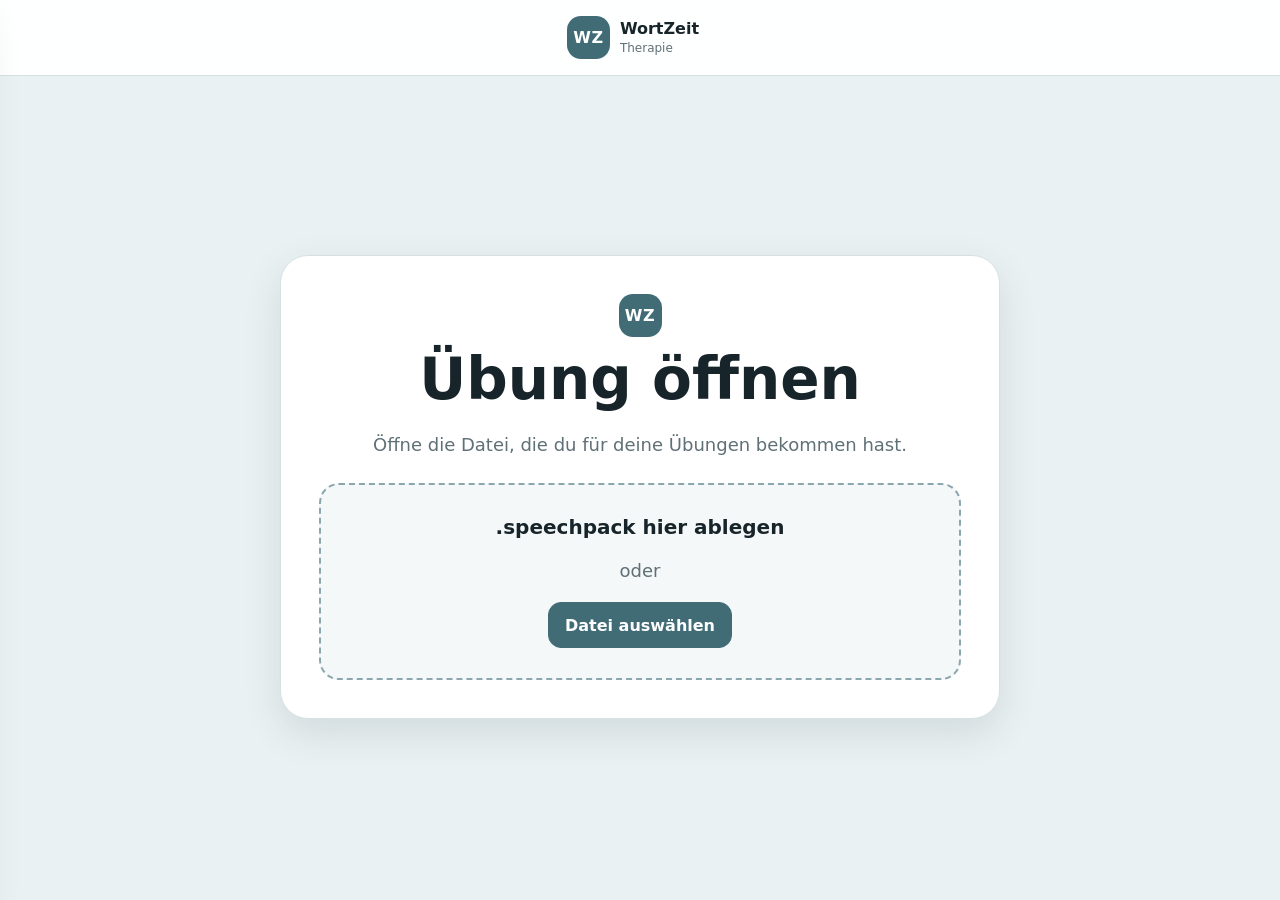
<file: index.html>
<!doctype html>
<html lang="de">
<head>
  <script>
  (()=>{
    const q = new URLSearchParams(location.search);
    if (q.get('mode') !== 'patient') {
      q.set('mode','patient');
      history.replaceState(null,'',location.pathname+'?'+q.toString()+location.hash);
    }
  })();
  </script>
  <meta charset="utf-8" />
  <meta name="viewport" content="width=device-width, initial-scale=1, viewport-fit=cover" />
  <meta name="theme-color" content="#dfe9ec" />
  <meta name="description" content="Lokale Therapie- und Übungsoberfläche für Wortlisten, Spiele und Therapiepläne." />
  <link rel="manifest" href="manifest-patient.webmanifest?v=0.8.12" />
  <link rel="stylesheet" href="styles.css?v=0.8.12" />
  <title>WortZeit Patientenplayer</title>
</head>
<body data-theme="calm">
  <div id="app" class="app-shell">
    <header class="topbar">
      <button id="menuButton" class="icon-btn" aria-label="Menü öffnen" title="Menü">☰</button>
      <div class="nav-history-controls" aria-label="Navigation zurück und vor">
        <button id="navBackButton" class="icon-btn nav-history-btn" aria-label="Zurück" title="Zurück" disabled>←</button>
        <button id="navForwardButton" class="icon-btn nav-history-btn" aria-label="Vor" title="Vor" disabled>→</button>
      </div>
      <div class="brand" role="button" tabindex="0" data-route="home" aria-label="Startseite">
        <div class="brand-mark">WZ</div>
        <div>
          <div class="brand-title">WortZeit</div>
          <div class="brand-subtitle" data-i18n="brandSubtitle">Therapie</div>
        </div>
      </div>
      <div class="topbar-center">
        <button id="currentListButton" class="current-list-pill" data-route="lists">
          <span class="muted" data-i18n="currentList">Aktuelle Liste</span>
          <strong id="currentListTitle">Keine Liste gewählt</strong>
        </button>
      </div>
      <div class="topbar-actions">
        <button id="helpButton" class="icon-btn" aria-label="Hilfe" title="Hilfe">?</button>
        <button id="patientModeButton" class="soft-btn" data-i18n="patientMode">Patientenmodus</button>
      </div>
    </header>

    <aside id="drawer" class="drawer" aria-hidden="true">
      <div class="drawer-head">
        <div>
          <div class="eyebrow" data-i18n="navigation">Navigation</div>
          <strong data-i18n="chooseArea">Bereich wählen</strong>
        </div>
        <button id="closeDrawer" class="icon-btn" aria-label="Menü schließen">×</button>
      </div>
      <nav class="drawer-nav">
        <button data-route="home"><span>⌂</span><span data-i18n="home">Start</span></button>
        <button data-route="session"><span>▶</span><span data-i18n="session">Sitzung</span></button>
        <button data-route="lists"><span>≡</span><span data-i18n="lists">Listen</span></button>
        <button data-route="games"><span>◇</span><span data-i18n="games">Spiele</span></button>
        <button data-route="patients"><span>◎</span><span data-i18n="patients">Patienten</span></button>
        <button data-route="plans"><span>▤</span><span data-i18n="plans">Therapiepläne</span></button>
        <button data-route="settings"><span>⚙</span><span data-i18n="settings">Einstellungen</span></button>
      </nav>
      <div class="drawer-foot">
        <div class="privacy-note">
          <strong data-i18n="localOnly">Lokal gespeichert</strong>
          <span data-i18n="localOnlyText">Diese Version sendet keine Patienten- oder Listendaten an einen Server.</span>
        </div>
      </div>
    </aside>
    <div id="scrim" class="scrim" hidden></div>

    <main id="view" class="view" tabindex="-1"></main>

    <div id="toast" class="toast" role="status" aria-live="polite"></div>
    <div id="modalRoot"></div>
  </div>

  <script src="data.js?v=0.8.12"></script>
  <script src="app.js?v=0.8.12"></script>
</body>
</html>
</file>
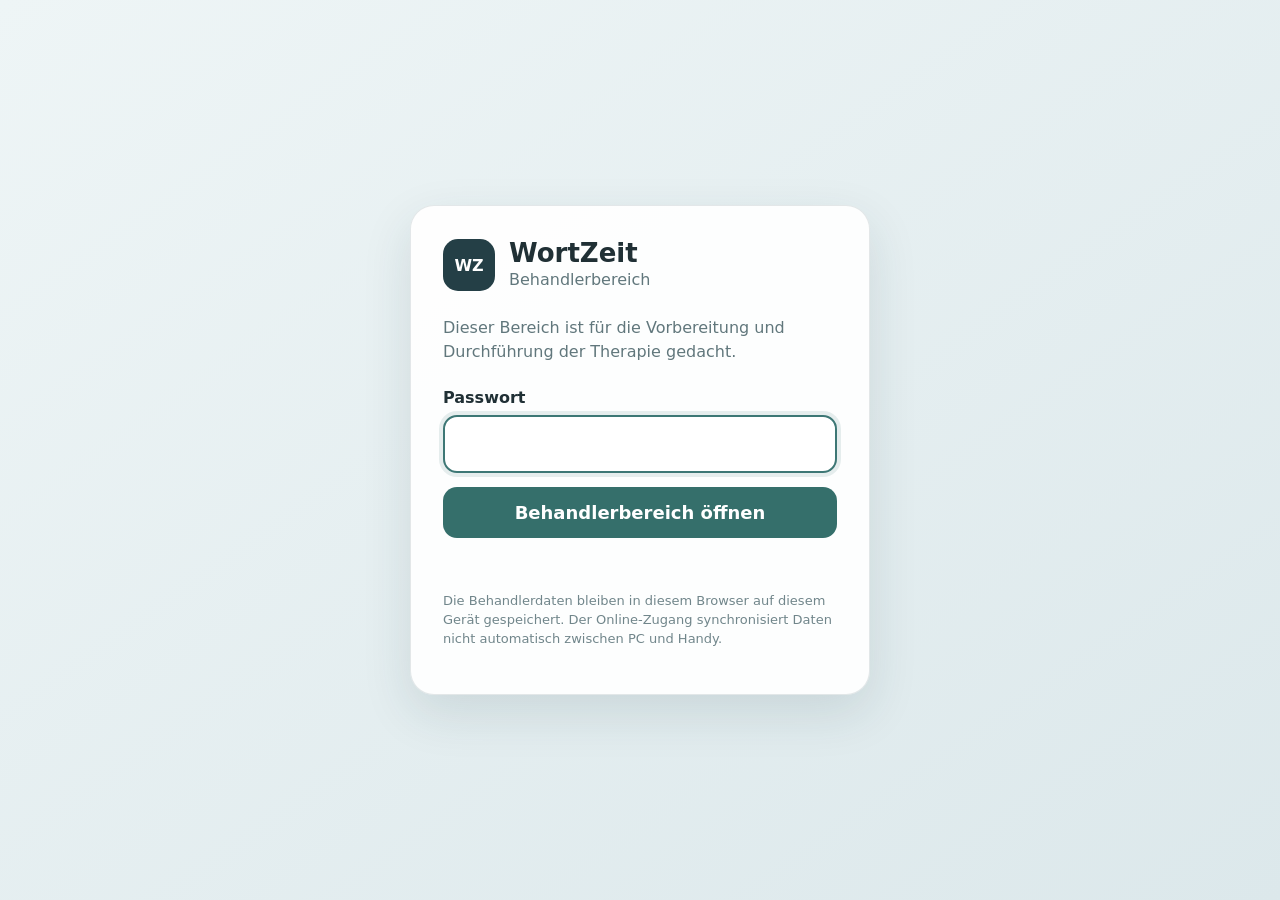
<file: app.html>
<!doctype html>
<html lang="de">
<head>
  <script>
  (()=>{
    const patient = new URLSearchParams(location.search).get('mode') === 'patient';
    const local = location.hostname === '127.0.0.1' || location.hostname === 'localhost' || location.protocol === 'file:';
    if (!patient && !local && sessionStorage.getItem('wzTherapistUnlocked') !== '1') {
      location.replace('./behandler.html');
    }
  })();
  </script>
  <meta charset="utf-8" />
  <meta name="viewport" content="width=device-width, initial-scale=1, viewport-fit=cover" />
  <meta name="theme-color" content="#dfe9ec" />
  <meta name="description" content="Lokale Therapie- und Übungsoberfläche für Wortlisten, Spiele und Therapiepläne." />
  <link rel="manifest" href="manifest-therapist.webmanifest?v=0.8.12" />
  <link rel="stylesheet" href="styles.css?v=0.8.12" />
  <title>WortZeit Therapie v0.8.12</title>
</head>
<body data-theme="calm">
  <div id="app" class="app-shell">
    <header class="topbar">
      <button id="menuButton" class="icon-btn" aria-label="Menü öffnen" title="Menü">☰</button>
      <div class="nav-history-controls" aria-label="Navigation zurück und vor">
        <button id="navBackButton" class="icon-btn nav-history-btn" aria-label="Zurück" title="Zurück" disabled>←</button>
        <button id="navForwardButton" class="icon-btn nav-history-btn" aria-label="Vor" title="Vor" disabled>→</button>
      </div>
      <div class="brand" role="button" tabindex="0" data-route="home" aria-label="Startseite">
        <div class="brand-mark">WZ</div>
        <div>
          <div class="brand-title">WortZeit</div>
          <div class="brand-subtitle" data-i18n="brandSubtitle">Therapie</div>
        </div>
      </div>
      <div class="topbar-center">
        <button id="currentListButton" class="current-list-pill" data-route="lists">
          <span class="muted" data-i18n="currentList">Aktuelle Liste</span>
          <strong id="currentListTitle">Keine Liste gewählt</strong>
        </button>
      </div>
      <div class="topbar-actions">
        <button id="helpButton" class="icon-btn" aria-label="Hilfe" title="Hilfe">?</button>
        <button id="patientModeButton" class="soft-btn" data-i18n="patientMode">Patientenmodus</button>
      </div>
    </header>

    <aside id="drawer" class="drawer" aria-hidden="true">
      <div class="drawer-head">
        <div>
          <div class="eyebrow" data-i18n="navigation">Navigation</div>
          <strong data-i18n="chooseArea">Bereich wählen</strong>
        </div>
        <button id="closeDrawer" class="icon-btn" aria-label="Menü schließen">×</button>
      </div>
      <nav class="drawer-nav">
        <button data-route="home"><span>⌂</span><span data-i18n="home">Start</span></button>
        <button data-route="session"><span>▶</span><span data-i18n="session">Sitzung</span></button>
        <button data-route="lists"><span>≡</span><span data-i18n="lists">Listen</span></button>
        <button data-route="games"><span>◇</span><span data-i18n="games">Spiele</span></button>
        <button data-route="patients"><span>◎</span><span data-i18n="patients">Patienten</span></button>
        <button data-route="plans"><span>▤</span><span data-i18n="plans">Therapiepläne</span></button>
        <button data-route="settings"><span>⚙</span><span data-i18n="settings">Einstellungen</span></button>
      </nav>
      <div class="drawer-foot">
        <div class="privacy-note">
          <strong data-i18n="localOnly">Lokal gespeichert</strong>
          <span data-i18n="localOnlyText">Diese Version sendet keine Patienten- oder Listendaten an einen Server.</span>
        </div>
      </div>
    </aside>
    <div id="scrim" class="scrim" hidden></div>

    <main id="view" class="view" tabindex="-1"></main>

    <div id="toast" class="toast" role="status" aria-live="polite"></div>
    <div id="modalRoot"></div>
  </div>

  <script src="data.js?v=0.8.12"></script>
  <script src="app.js?v=0.8.12"></script>
</body>
</html>
</file>
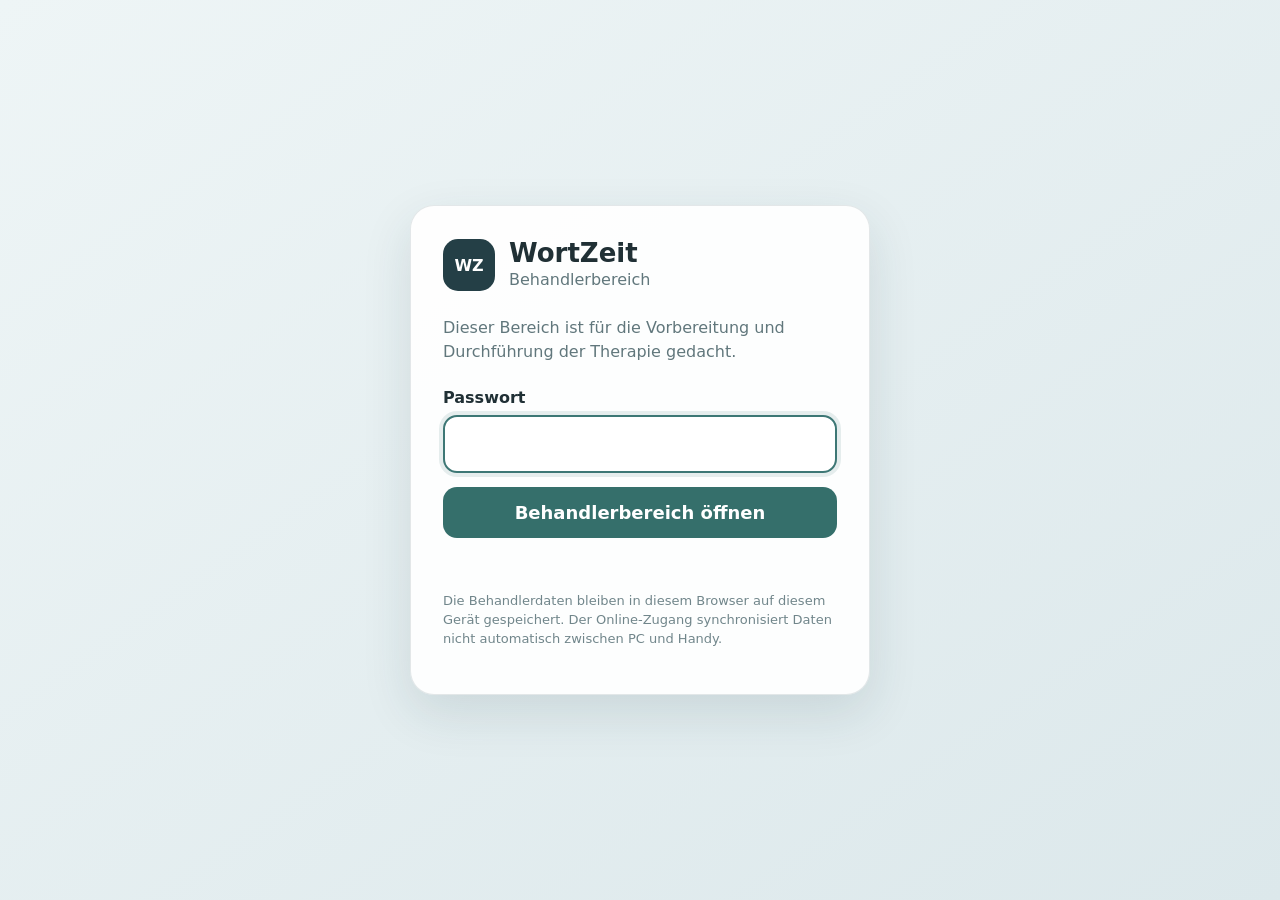
<file: behandler.html>
<!doctype html>
<html lang="de">
<head>
<meta charset="utf-8">
<meta name="viewport" content="width=device-width,initial-scale=1,viewport-fit=cover">
<meta name="robots" content="noindex,nofollow">
<meta name="theme-color" content="#dfe9ec">
<link rel="manifest" href="./manifest-therapist.webmanifest">
<title>WortZeit Behandler</title>
<style>
:root{font-family:Inter,ui-sans-serif,system-ui,-apple-system,BlinkMacSystemFont,"Segoe UI",sans-serif;color:#203035;background:#eaf1f3}*{box-sizing:border-box}body{margin:0;min-height:100svh;display:grid;place-items:center;padding:24px;background:linear-gradient(145deg,#eef5f6,#dce8eb)}.card{width:min(460px,100%);background:rgba(255,255,255,.92);border:1px solid rgba(36,70,78,.12);border-radius:24px;padding:32px;box-shadow:0 18px 50px rgba(24,55,62,.12)}.brand{display:flex;gap:14px;align-items:center;margin-bottom:24px}.mark{width:52px;height:52px;border-radius:15px;display:grid;place-items:center;background:#243f46;color:white;font-weight:800}.muted{color:#61777c;line-height:1.5}label{display:block;font-weight:700;margin:24px 0 8px}input{width:100%;font:inherit;font-size:20px;padding:15px 16px;border:2px solid #c9d8db;border-radius:14px;outline:none;background:white}input:focus{border-color:#3d7775;box-shadow:0 0 0 4px rgba(61,119,117,.12)}button{width:100%;margin-top:14px;border:0;border-radius:14px;padding:15px;font:inherit;font-weight:800;font-size:18px;background:#356f6b;color:white;cursor:pointer}button:hover{filter:brightness(.97)}.error{min-height:24px;margin-top:10px;color:#9e3434;font-weight:650}.small{font-size:13px;color:#71868b;margin-top:20px;line-height:1.45}</style>
</head>
<body>
<main class="card">
  <div class="brand"><div class="mark">WZ</div><div><h1 style="margin:0;font-size:26px">WortZeit</h1><div class="muted">Behandlerbereich</div></div></div>
  <p class="muted">Dieser Bereich ist für die Vorbereitung und Durchführung der Therapie gedacht.</p>
  <form id="login">
    <label for="pw">Passwort</label>
    <input id="pw" type="password" autocomplete="current-password" autofocus inputmode="text">
    <button type="submit">Behandlerbereich öffnen</button>
    <div id="err" class="error" aria-live="polite"></div>
  </form>
  <p class="small">Die Behandlerdaten bleiben in diesem Browser auf diesem Gerät gespeichert. Der Online-Zugang synchronisiert Daten nicht automatisch zwischen PC und Handy.</p>
</main>
<script>
const EXPECTED='a95bc16631ae2b6fadb455ee018da0adc2703e56d89e3eed074ce56d2f7b1b6a';
async function hash(v){const b=await crypto.subtle.digest('SHA-256',new TextEncoder().encode(v));return [...new Uint8Array(b)].map(x=>x.toString(16).padStart(2,'0')).join('')}
if(sessionStorage.getItem('wzTherapistUnlocked')==='1') location.replace('./app.html');
document.getElementById('login').addEventListener('submit',async e=>{e.preventDefault();const val=document.getElementById('pw').value;const h=await hash(val);if(h===EXPECTED){sessionStorage.setItem('wzTherapistUnlocked','1');location.replace('./app.html')}else{document.getElementById('err').textContent='Passwort nicht korrekt.';document.getElementById('pw').select()}});
</script>
</body></html>
</file>
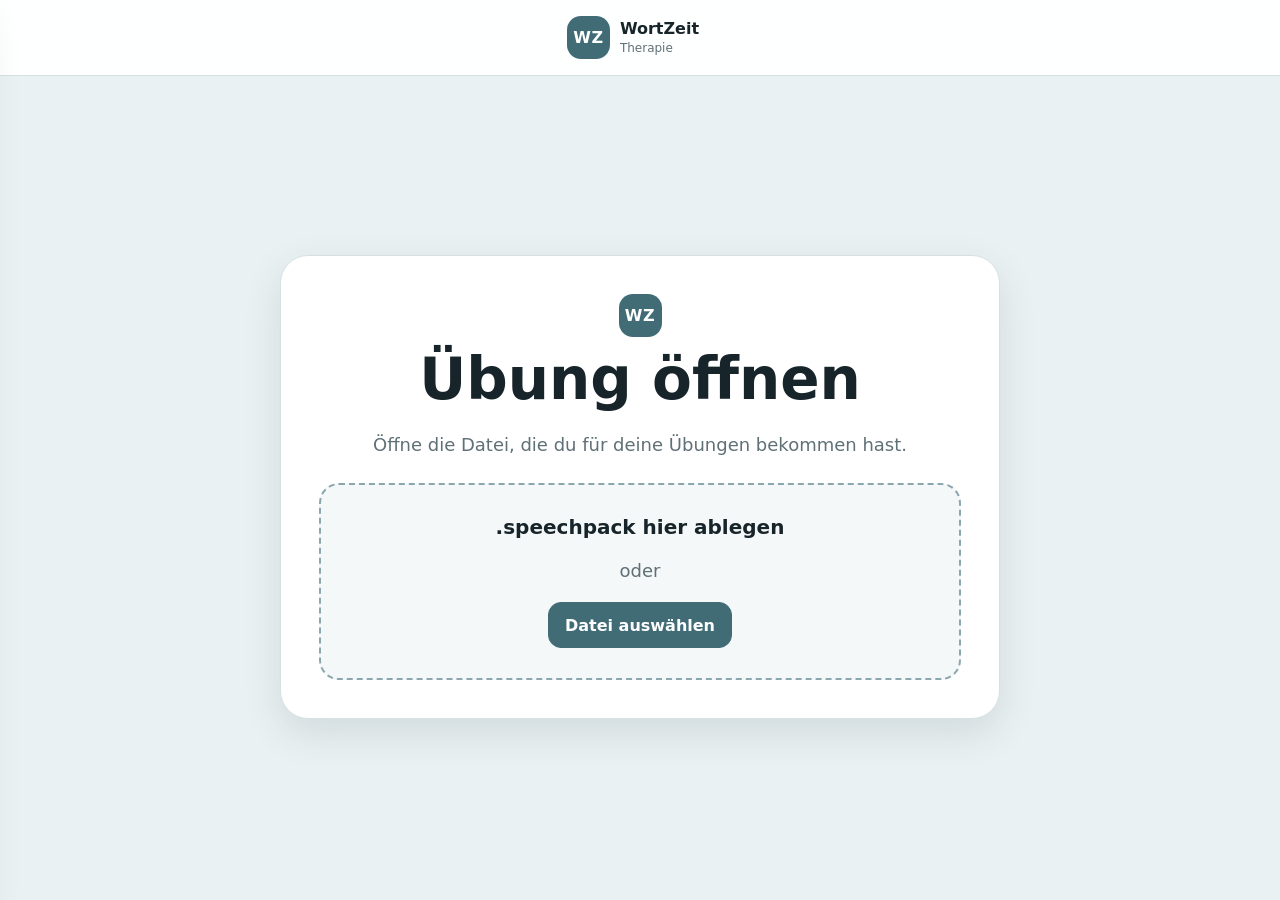
<file: patient.html>
<!doctype html>
<html lang="de"><head><meta charset="utf-8"><meta name="viewport" content="width=device-width,initial-scale=1,viewport-fit=cover"><meta name="robots" content="noindex,nofollow"><title>WortZeit Patientenplayer</title><link rel="manifest" href="./manifest-patient.webmanifest"><script>location.replace('./?mode=patient');</script></head><body><p><a href="./?mode=patient">WortZeit Patientenplayer öffnen</a></p></body></html>
</file>
<file: styles.css>
:root{
  --bg:#eaf1f3;--surface:#ffffff;--surface-2:#f5f8f9;--ink:#17242a;--muted:#607077;
  --accent:#416c76;--on-accent:#ffffff;--accent-2:#d9e8eb;--focus:#bb5c3c;--on-focus:#ffffff;--success:#4f7358;--on-success:#ffffff;--danger:#9a493f;
  --line:#d6e0e3;--shadow:0 14px 38px rgba(31,54,62,.12);--radius:18px;--radius-sm:12px;
  --session-bg:#e8f0f2;--session-ink:#142328;
  font-family:Inter,ui-sans-serif,system-ui,-apple-system,BlinkMacSystemFont,"Segoe UI",sans-serif;
  color-scheme:light;
}
body[data-theme="dark"]{--bg:#10171a;--surface:#182126;--surface-2:#202c31;--ink:#eef4f4;--muted:#b9c6ca;--accent:#92c7d1;--on-accent:#0d171a;--accent-2:#263b40;--line:#415158;--shadow:0 16px 38px rgba(0,0,0,.28);--session-bg:#11191c;--session-ink:#f4f7f7;color-scheme:dark}
body[data-theme="contrast"]{--bg:#050505;--surface:#0d0d0d;--surface-2:#17130a;--ink:#ffd966;--muted:#f0bc63;--accent:#ffb21c;--on-accent:#140d00;--accent-2:#2d2107;--focus:#ff6f1a;--on-focus:#190900;--success:#7edb82;--on-success:#071108;--danger:#ff8f7d;--line:#6d531c;--session-bg:#000000;--session-ink:#ffd966;color-scheme:dark}
body[data-theme="light"]{--bg:#f7f9fa;--surface:#fff;--surface-2:#f1f4f6;--ink:#182126;--muted:#66747b;--accent:#46666f;--on-accent:#ffffff;--accent-2:#e8eff1;--line:#dce3e6;--session-bg:#fbfdfe;--session-ink:#172126}
body[data-theme="warm"]{--bg:#f1ede4;--surface:#fffdf8;--surface-2:#f7f1e5;--ink:#2a2924;--muted:#716d61;--accent:#7a6853;--on-accent:#ffffff;--accent-2:#ece2d2;--line:#ded4c5;--session-bg:#f8f2e8;--session-ink:#2a2822}
*{box-sizing:border-box}html,body{margin:0;min-height:100%;background:var(--bg);color:var(--ink)}body{min-height:100vh}button,input,select,textarea{font:inherit;color:inherit}button{cursor:pointer}button:focus-visible,input:focus-visible,select:focus-visible,textarea:focus-visible,[tabindex]:focus-visible{outline:3px solid color-mix(in srgb,var(--focus) 62%,transparent);outline-offset:2px}
.app-shell{min-height:100vh}.topbar{height:76px;display:flex;align-items:center;gap:14px;padding:10px 18px;border-bottom:1px solid var(--line);background:color-mix(in srgb,var(--surface) 94%,transparent);position:sticky;top:0;z-index:30;backdrop-filter:blur(12px)}
.brand{display:flex;align-items:center;gap:10px;min-width:190px;cursor:pointer}.brand-mark{width:43px;height:43px;border-radius:14px;background:var(--accent);color:var(--on-accent);display:grid;place-items:center;font-weight:800;letter-spacing:.04em}.brand-title{font-weight:800;line-height:1}.brand-subtitle{font-size:12px;color:var(--muted);margin-top:4px}.topbar-center{flex:1;display:flex;justify-content:center}.topbar-actions{display:flex;gap:9px;align-items:center}
.icon-btn,.soft-btn,.primary-btn,.secondary-btn,.danger-btn,.chip-btn{min-height:46px;border-radius:13px;border:1px solid var(--line);background:var(--surface);padding:0 16px;font-weight:700}.icon-btn{width:48px;padding:0;font-size:22px;display:grid;place-items:center}.soft-btn{background:var(--surface-2)}.primary-btn{background:var(--accent);border-color:var(--accent);color:var(--on-accent)}.secondary-btn{background:var(--surface)}.danger-btn{background:color-mix(in srgb,var(--danger) 12%,var(--surface));color:var(--danger);border-color:color-mix(in srgb,var(--danger) 36%,var(--line))}.current-list-pill{border:0;background:var(--surface-2);border-radius:14px;padding:8px 16px;min-width:220px;max-width:480px;display:flex;flex-direction:column;align-items:flex-start;gap:1px}.current-list-pill strong{white-space:nowrap;overflow:hidden;text-overflow:ellipsis;max-width:420px}.muted{color:var(--muted)}.eyebrow{font-size:11px;letter-spacing:.11em;text-transform:uppercase;color:var(--muted);font-weight:800}
.drawer{position:fixed;left:0;top:0;bottom:0;width:min(360px,90vw);background:var(--surface);z-index:60;box-shadow:var(--shadow);padding:18px;transform:translateX(-105%);transition:transform .22s ease;display:flex;flex-direction:column}.drawer.open{transform:none}.drawer-head{display:flex;justify-content:space-between;align-items:center;padding-bottom:18px;border-bottom:1px solid var(--line)}.drawer-nav{display:flex;flex-direction:column;gap:7px;padding:16px 0}.drawer-nav button{border:0;background:transparent;padding:13px 14px;border-radius:13px;text-align:left;display:flex;align-items:center;gap:13px;font-weight:700;font-size:17px}.drawer-nav button:hover{background:var(--surface-2)}.drawer-nav button span:first-child{width:25px;text-align:center;color:var(--accent)}.drawer-foot{margin-top:auto}.privacy-note{padding:14px;border-radius:14px;background:var(--surface-2);display:grid;gap:5px}.privacy-note span{color:var(--muted);font-size:13px;line-height:1.45}.scrim{position:fixed;inset:0;background:rgba(0,0,0,.25);z-index:50}
.view{min-height:calc(100vh - 76px);padding:26px;max-width:1500px;margin:0 auto}.page-head{display:flex;align-items:flex-start;justify-content:space-between;gap:20px;margin-bottom:24px}.page-head h1{margin:4px 0 7px;font-size:clamp(28px,4vw,42px);letter-spacing:-.035em}.page-head p{margin:0;color:var(--muted);font-size:17px;line-height:1.5;max-width:800px}.page-actions{display:flex;gap:9px;flex-wrap:wrap;justify-content:flex-end}
.grid{display:grid;gap:16px}.grid.cards{grid-template-columns:repeat(auto-fit,minmax(240px,1fr))}.card{background:var(--surface);border:1px solid var(--line);border-radius:var(--radius);padding:20px;box-shadow:0 4px 14px rgba(26,44,51,.04)}.card h2,.card h3{margin:0 0 8px}.card p{color:var(--muted);line-height:1.5}.action-card{min-height:180px;text-align:left;display:flex;flex-direction:column;justify-content:space-between;border:1px solid var(--line);background:var(--surface);border-radius:var(--radius);padding:21px;transition:transform .15s ease,border-color .15s ease,box-shadow .15s ease}.action-card:hover{transform:translateY(-2px);border-color:color-mix(in srgb,var(--accent) 45%,var(--line));box-shadow:var(--shadow)}.action-icon{font-size:28px;color:var(--accent)}.action-card strong{font-size:22px}.action-card span:last-child{color:var(--muted);line-height:1.45}
.form-row{display:flex;gap:12px;align-items:end;flex-wrap:wrap}.field{display:grid;gap:7px;min-width:150px}.field label{font-size:13px;color:var(--muted);font-weight:750}.field input,.field select,.field textarea{border:1px solid var(--line);background:var(--surface);border-radius:12px;padding:11px 12px;min-height:46px}.field textarea{min-height:180px;resize:vertical;line-height:1.5}.field.grow{flex:1}.toggle{display:flex;align-items:center;gap:9px;min-height:46px;padding:0 8px}.toggle input{width:20px;height:20px}.section{margin-top:22px}.section-title{display:flex;justify-content:space-between;align-items:center;gap:12px;margin-bottom:12px}.section-title h2{margin:0;font-size:22px}.toolbar{display:flex;gap:8px;align-items:center;flex-wrap:wrap}.divider{height:1px;background:var(--line);margin:18px 0}
.list-browser{display:grid;grid-template-columns:minmax(260px,340px) 1fr;gap:16px}.list-tree{max-height:calc(100vh - 220px);overflow:auto;padding:12px}.list-item{width:100%;text-align:left;border:1px solid transparent;background:transparent;border-radius:12px;padding:11px 12px;display:grid;gap:3px}.list-item:hover{background:var(--surface-2)}.list-item.active{border-color:color-mix(in srgb,var(--accent) 42%,var(--line));background:var(--accent-2)}.list-item small{color:var(--muted)}.item-preview{max-height:55vh;overflow:auto;border:1px solid var(--line);border-radius:14px;padding:10px;background:var(--surface-2)}.preview-row{padding:9px 10px;border-radius:10px}.preview-row:nth-child(even){background:color-mix(in srgb,var(--surface) 60%,transparent)}
.session-stage{min-height:calc(100vh - 128px);border-radius:26px;background:var(--session-bg);color:var(--session-ink);position:relative;border:1px solid var(--line);overflow:hidden;display:grid;grid-template-rows:auto 1fr auto}.session-top{display:flex;justify-content:space-between;align-items:center;padding:14px 16px}.session-top .icon-btn{background:color-mix(in srgb,var(--surface) 70%,transparent)}.session-word-wrap{display:grid;place-items:center;padding:30px 5vw;text-align:center;cursor:pointer;user-select:none}.session-word{font-size:clamp(52px,10vw,140px);line-height:1.08;font-weight:750;letter-spacing:-.04em;max-width:1200px;word-break:break-word}.session-word.multi{font-size:clamp(38px,7vw,96px)}.session-bottom{display:flex;justify-content:space-between;align-items:center;padding:14px 16px;gap:12px}.session-counter{font-weight:800;color:color-mix(in srgb,var(--session-ink) 70%,transparent)}.round-play{width:62px;height:62px;border-radius:50%;border:0;background:var(--accent);color:var(--on-accent);font-size:25px;display:grid;place-items:center;box-shadow:var(--shadow)}
.game-shell{display:grid;gap:18px}.game-head{display:flex;justify-content:space-between;align-items:center;gap:15px}.game-title h1{margin:0 0 4px}.game-title p{margin:0;color:var(--muted)}.game-board{background:var(--surface);border:1px solid var(--line);border-radius:24px;min-height:560px;padding:22px;box-shadow:0 4px 14px rgba(26,44,51,.04)}.game-controls{display:flex;gap:9px;flex-wrap:wrap;align-items:center}.score-strip{display:flex;gap:12px;align-items:center;flex-wrap:wrap}.score-box{background:var(--surface-2);border-radius:12px;padding:9px 13px;font-weight:800}.success-banner{padding:12px 15px;border-radius:13px;background:color-mix(in srgb,var(--success) 14%,var(--surface));color:var(--success);font-weight:800}.error-banner{padding:12px 15px;border-radius:13px;background:color-mix(in srgb,var(--danger) 11%,var(--surface));color:var(--danger);font-weight:800}
.letter-targets{display:flex;justify-content:center;gap:10px;flex-wrap:wrap;margin:40px 0}.letter-slot{width:68px;height:76px;border-bottom:5px solid var(--accent);display:grid;place-items:center;font-size:42px;font-weight:800}.letter-bank{display:flex;justify-content:center;gap:12px;flex-wrap:wrap}.letter-tile{min-width:64px;height:64px;border:1px solid var(--line);background:var(--surface-2);border-radius:15px;display:grid;place-items:center;font-size:32px;font-weight:800}.letter-tile.used{opacity:.2;pointer-events:none}.drag-over{outline:3px dashed var(--accent);outline-offset:3px}
.memory-grid{display:grid;gap:12px;grid-template-columns:repeat(4,minmax(90px,1fr));max-width:900px;margin:0 auto}.memory-card{aspect-ratio:4/3;border:1px solid var(--line);border-radius:16px;background:var(--accent);color:white;display:grid;place-items:center;font-size:clamp(18px,2.2vw,30px);font-weight:800;padding:10px;text-align:center;transform-style:preserve-3d;transition:transform .2s ease,opacity .2s}.memory-card.revealed,.memory-card.inverse{background:var(--surface-2);color:var(--ink)}.memory-card.matched{opacity:.22;pointer-events:none}.memory-card img{width:100%;height:100%;object-fit:cover;border-radius:11px}
.sort-layout{display:grid;grid-template-columns:minmax(260px,1fr) minmax(420px,1.6fr) minmax(260px,1fr);gap:16px;align-items:start}.hint-list{display:grid;gap:9px;padding-left:20px}.hint-list li{line-height:1.45}.sort-grid{display:grid;gap:7px;overflow:auto}.sort-row{display:grid;gap:7px;grid-template-columns:130px repeat(var(--cols),minmax(110px,1fr));align-items:stretch}.sort-label{display:flex;align-items:center;font-weight:800;color:var(--muted);padding:8px}.sort-cell{min-height:54px;border:1px dashed color-mix(in srgb,var(--accent) 50%,var(--line));border-radius:12px;background:var(--surface-2);display:grid;place-items:center;padding:7px;font-weight:800}.candidate-group{margin-bottom:14px}.candidate-group h4{margin:0 0 7px;color:var(--muted)}.candidate-bank{display:flex;gap:7px;flex-wrap:wrap}.candidate{border:1px solid var(--line);background:var(--surface-2);border-radius:11px;padding:9px 11px;font-weight:750}.candidate.selected{outline:3px solid color-mix(in srgb,var(--accent) 40%,transparent)}.candidate.used{opacity:.35}
.story-grid{display:grid;grid-template-columns:repeat(2,minmax(160px,1fr));gap:12px;max-width:780px;margin:0 auto}.story-tile{border:3px solid transparent;border-radius:16px;overflow:hidden;background:var(--surface-2);padding:0;aspect-ratio:1/1}.story-tile.selected{border-color:var(--accent)}.story-tile img{width:100%;height:100%;object-fit:cover;display:block}
.wheel-selected{display:grid;grid-template-columns:repeat(6,minmax(85px,1fr));gap:8px;margin-bottom:24px}.wheel-slot{min-height:58px;border:1px dashed var(--line);border-radius:12px;background:var(--surface-2);display:grid;place-items:center;text-align:center;padding:8px;font-weight:800}.reels{display:grid;grid-template-columns:repeat(var(--reels),1fr);gap:16px;max-width:900px;margin:30px auto}.reel{height:190px;border:1px solid var(--line);border-radius:22px;background:linear-gradient(180deg,var(--surface-2),var(--surface),var(--surface-2));display:grid;place-items:center;overflow:hidden;position:relative;font-size:clamp(34px,5vw,70px);font-weight:800;box-shadow:inset 0 0 0 1px rgba(255,255,255,.4)}.reel::before,.reel::after{content:"";position:absolute;left:0;right:0;height:44px;z-index:2;pointer-events:none}.reel::before{top:0;background:linear-gradient(var(--surface-2),transparent)}.reel::after{bottom:0;background:linear-gradient(transparent,var(--surface-2))}.reel.spinning .reel-word{animation:reelPulse .18s linear infinite}@keyframes reelPulse{0%{transform:translateY(-10px);filter:blur(1px);opacity:.6}50%{transform:translateY(8px);opacity:1}100%{transform:translateY(-10px);filter:blur(1px);opacity:.6}}
.syllable-workspace{min-height:94px;border:1px dashed var(--line);border-radius:18px;background:var(--surface-2);display:flex;align-items:center;justify-content:center;gap:9px;flex-wrap:wrap;padding:14px;max-width:900px;margin:0 auto 18px}.syllable-piece{border:1px solid var(--line);border-radius:12px;background:var(--surface);padding:12px 16px;font-size:26px;font-weight:850}.hex-wrap{height:430px;max-width:680px;margin:0 auto;position:relative}.hex-shape{position:absolute;left:50%;top:50%;transform:translate(-50%,-50%);width:300px;height:260px;background:var(--accent-2);clip-path:polygon(25% 6.7%,75% 6.7%,100% 50%,75% 93.3%,25% 93.3%,0 50%);display:grid;place-items:center;color:var(--muted);font-weight:800}.hex-syllable{position:absolute;transform:translate(-50%,-50%);min-width:94px;min-height:62px;border-radius:17px;border:1px solid var(--line);background:var(--surface);font-size:28px;font-weight:850;box-shadow:0 5px 16px rgba(31,54,62,.09)}.hex-syllable:nth-of-type(1){left:50%;top:6%}.hex-syllable:nth-of-type(2){left:83%;top:26%}.hex-syllable:nth-of-type(3){left:83%;top:73%}.hex-syllable:nth-of-type(4){left:50%;top:94%}.hex-syllable:nth-of-type(5){left:17%;top:73%}.hex-syllable:nth-of-type(6){left:17%;top:26%}
.patient-list{display:grid;gap:10px}.patient-row{display:flex;justify-content:space-between;gap:12px;align-items:center;padding:14px 15px;border:1px solid var(--line);border-radius:14px;background:var(--surface)}.patient-row strong{font-size:18px}.tag-row{display:flex;gap:7px;flex-wrap:wrap}.tag{background:var(--surface-2);border-radius:999px;padding:6px 10px;font-size:12px;font-weight:750;color:var(--muted)}
.plan-steps{display:grid;gap:10px}.plan-step{display:grid;grid-template-columns:auto 1fr auto;gap:12px;align-items:center;border:1px solid var(--line);border-radius:14px;padding:12px;background:var(--surface)}.plan-index{width:38px;height:38px;border-radius:12px;background:var(--accent-2);display:grid;place-items:center;font-weight:900}.plan-step-actions{display:flex;gap:5px}.plan-runbar{position:sticky;top:76px;z-index:20;background:var(--surface);border:1px solid var(--line);border-radius:14px;padding:9px 12px;margin-bottom:10px;display:flex;justify-content:space-between;align-items:center;box-shadow:var(--shadow)}
.patient-gate{min-height:calc(100vh - 130px);display:grid;place-items:center}.patient-panel{width:min(720px,100%);text-align:center;background:var(--surface);border:1px solid var(--line);border-radius:28px;padding:38px;box-shadow:var(--shadow)}.patient-panel h1{font-size:clamp(34px,6vw,58px);margin:8px 0 12px}.patient-panel p{font-size:18px;color:var(--muted);line-height:1.55}.drop-zone{border:2px dashed color-mix(in srgb,var(--accent) 50%,var(--line));border-radius:20px;padding:30px;margin-top:24px;background:var(--surface-2)}
.settings-grid{display:grid;grid-template-columns:repeat(auto-fit,minmax(260px,1fr));gap:15px}.theme-picks{display:grid;grid-template-columns:repeat(5,1fr);gap:8px}.theme-pick{min-height:62px;border-radius:12px;border:2px solid var(--line);padding:8px;font-size:12px;font-weight:800}.theme-pick.active{border-color:var(--accent)}
.modal-backdrop{position:fixed;inset:0;background:rgba(0,0,0,.38);z-index:100;display:grid;place-items:center;padding:20px}.modal{width:min(760px,96vw);max-height:90vh;overflow:auto;background:var(--surface);border:1px solid var(--line);border-radius:24px;box-shadow:var(--shadow);padding:22px}.modal-head{display:flex;justify-content:space-between;align-items:flex-start;gap:16px;margin-bottom:18px}.modal-head h2{margin:0}.modal-foot{display:flex;justify-content:flex-end;gap:8px;margin-top:18px}.help-text{line-height:1.6;color:var(--muted)}
.toast{position:fixed;left:50%;bottom:24px;transform:translate(-50%,30px);background:#182126;color:white;border-radius:12px;padding:11px 16px;z-index:120;opacity:0;pointer-events:none;transition:.18s;box-shadow:var(--shadow);font-weight:750}.toast.show{opacity:1;transform:translate(-50%,0)}
.hidden{display:none!important}.spacer{flex:1}.small{font-size:13px}.center{text-align:center}.nowrap{white-space:nowrap}
@media(max-width:900px){.topbar{height:68px;padding:8px 10px}.brand{min-width:0}.brand-title,.brand-subtitle{display:none}.topbar-center{display:none}.view{padding:16px}.list-browser{grid-template-columns:1fr}.list-tree{max-height:290px}.sort-layout{grid-template-columns:1fr}.memory-grid{grid-template-columns:repeat(3,1fr)}.wheel-selected{grid-template-columns:repeat(3,1fr)}.plan-runbar{top:68px}.topbar-actions .soft-btn{font-size:0;width:48px;padding:0}.topbar-actions .soft-btn::after{content:"P";font-size:16px}.page-head{flex-direction:column}.page-actions{justify-content:flex-start}.game-board{padding:14px;min-height:500px}}
@media(max-width:560px){.memory-grid{grid-template-columns:repeat(2,1fr)}.theme-picks{grid-template-columns:repeat(2,1fr)}.sort-row{grid-template-columns:100px repeat(var(--cols),minmax(100px,1fr))}.hex-wrap{transform:scale(.82);transform-origin:top center;margin-bottom:-70px}.story-grid{gap:7px}.reels{gap:7px}.game-board{border-radius:18px}.session-stage{border-radius:0;margin:-16px;min-height:calc(100vh - 68px)}}
@media(orientation:landscape) and (max-height:600px){.topbar{height:60px}.view{padding:10px}.session-stage{min-height:calc(100vh - 80px)}.session-top,.session-bottom{padding:8px 12px}.session-word{font-size:clamp(44px,12vh,104px)}.game-board{min-height:460px}.hex-wrap{height:340px;transform:scale(.82);transform-origin:top center;margin-bottom:-60px}}
@media(prefers-reduced-motion:reduce){*,*::before,*::after{scroll-behavior:auto!important;animation-duration:.001ms!important;transition-duration:.001ms!important}}
body.patient-mode #menuButton,body.patient-mode .topbar-center,body.patient-mode #helpButton,body.patient-mode #patientModeButton{display:none}body.patient-mode .topbar{justify-content:center}body.patient-mode .brand{min-width:0}
body.patient-mode [data-route="games"],body.patient-mode #sessionOptions{display:none!important}

/* v0.2 fixed therapy-game shell ------------------------------------------------ */
body.game-mode{overflow:hidden}
body.game-mode .topbar{display:none!important}
body.game-mode .view{height:100dvh;min-height:0;max-width:none;width:100%;padding:clamp(8px,1.3vw,18px);overflow:hidden;display:flex;flex-direction:column}
body.game-mode .plan-runbar{position:relative;top:auto;flex:0 0 auto;margin:0 0 8px;min-height:48px}
body.game-mode .game-shell{height:100%;min-height:0;display:grid;grid-template-rows:auto minmax(0,1fr);gap:clamp(8px,1vw,14px);overflow:hidden}
body.game-mode .game-head{min-height:58px;flex:0 0 auto;gap:12px;padding:0 2px}
body.game-mode .game-title{min-width:0;flex:1}
body.game-mode .game-title h1{font-size:clamp(22px,2.4vw,36px);white-space:nowrap;overflow:hidden;text-overflow:ellipsis}
body.game-mode .game-title p{font-size:clamp(12px,1.2vw,16px);line-height:1.3;white-space:normal;display:-webkit-box;-webkit-line-clamp:2;-webkit-box-orient:vertical;overflow:hidden}
body.game-mode .game-controls{justify-content:flex-end;flex-wrap:nowrap;min-width:0}
body.game-mode .game-controls button,body.game-mode .game-controls select{min-height:42px;height:42px}
body.game-mode .game-controls .icon-btn{width:44px;min-width:44px;padding:0}
body.game-mode .game-board{min-height:0;height:100%;overflow:hidden;padding:clamp(10px,1.25vw,18px);border-radius:22px;display:flex;flex-direction:column}
body.game-mode .game-board>.section:last-child{margin-top:auto}
.game-check-btn{background:var(--success)!important;border-color:var(--success)!important;color:var(--on-success)!important;min-width:108px}
.game-check-btn:hover{filter:brightness(1.04)}
.game-subtle-status{font-size:13px;color:var(--muted);font-weight:700;white-space:nowrap}

/* Session: live brightness without opening a dialog. */
.session-brightness{display:flex;align-items:center;gap:8px;padding:5px 10px;border-radius:13px;background:color-mix(in srgb,var(--surface) 65%,transparent);border:1px solid color-mix(in srgb,var(--line) 80%,transparent);min-width:min(34vw,360px)}
.session-brightness input{width:100%;min-width:90px}
.session-brightness span{font-size:18px}

/* Letters: every target is independent and can be reordered. */
.letter-targets{flex-wrap:nowrap;max-width:100%;margin:clamp(14px,4vh,34px) auto;overflow:hidden}
.letter-slot{flex:0 1 72px;min-width:42px;width:clamp(42px,6vw,72px);height:clamp(54px,9vh,78px);font-size:clamp(28px,4vw,44px);border-radius:10px;border:1px solid transparent;border-bottom:5px solid var(--accent);user-select:none}
.letter-slot.filled{cursor:grab;background:color-mix(in srgb,var(--surface-2) 70%,transparent)}
.letter-slot.drag-over{border-color:var(--accent);border-bottom-color:var(--accent)}
.letter-bank{min-height:72px;overflow:hidden}
.letter-tile{height:clamp(52px,8vh,66px);min-width:clamp(50px,5vw,66px);font-size:clamp(26px,3vw,34px)}

/* Sorting: fixed three-zone desktop layout with drag targets. */
body.game-sorting .game-board{display:block}
.sort-layout{height:100%;min-height:0;overflow:hidden;grid-template-columns:minmax(210px,.95fr) minmax(390px,1.55fr) minmax(220px,1fr);gap:clamp(8px,1vw,14px)}
.sort-layout>.card,.sort-layout>div{min-height:0;overflow:hidden}
.sort-layout>.card{padding:clamp(12px,1.3vw,18px)}
.hint-list{font-size:clamp(12px,1.15vw,15px);gap:clamp(4px,.7vh,9px);margin:8px 0 0}
.sort-grid{overflow:hidden;gap:6px}
.sort-row{grid-template-columns:clamp(82px,8vw,124px) repeat(var(--cols),minmax(88px,1fr));gap:6px}
.sort-cell{min-height:clamp(42px,6.5vh,56px);font-size:clamp(11px,1.1vw,15px);overflow:hidden;text-overflow:ellipsis}
.sort-cell[draggable="true"]{cursor:grab}
.candidate-group{margin-bottom:clamp(6px,1vh,12px)}
.candidate-group h4{font-size:13px;margin-bottom:5px}
.candidate{padding:7px 9px;font-size:clamp(11px,1.05vw,14px);cursor:grab}

/* Image story fills the available viewport; check is always in the header. */
body.game-story .game-board{align-items:center;justify-content:center}
.story-grid{height:100%;max-height:100%;width:min(100%,calc((100dvh - 110px)*1.65));max-width:980px;grid-template-columns:repeat(2,minmax(0,1fr));grid-template-rows:repeat(2,minmax(0,1fr));gap:clamp(6px,.8vw,12px);margin:0 auto}
.story-tile{min-height:0;aspect-ratio:auto;border-radius:14px}
.story-tile img{object-fit:contain;background:var(--surface-2)}

/* Word reel: one continuous, wide vertical wheel, 6 visible rows. */
body.game-wheel .game-board{display:grid;grid-template-rows:auto minmax(0,1fr) auto;gap:clamp(8px,1vh,14px)}
.wheel-selected{grid-template-columns:repeat(6,minmax(0,1fr));gap:7px;margin:0;min-height:0}
.wheel-slot{min-height:clamp(42px,6vh,58px);font-size:clamp(11px,1.1vw,16px);overflow:hidden;word-break:break-word}
.wheel-stage{width:min(92vw,1050px);height:100%;min-height:0;max-height:58vh;margin:0 auto;border:1px solid var(--line);border-radius:28px;background:linear-gradient(180deg,color-mix(in srgb,var(--surface-2) 85%,var(--surface)),var(--surface) 20%,var(--surface) 80%,color-mix(in srgb,var(--surface-2) 85%,var(--surface)));box-shadow:inset 0 0 0 1px color-mix(in srgb,white 30%,transparent),0 8px 28px rgba(31,54,62,.08);overflow:hidden;position:relative}
.wheel-stage::before,.wheel-stage::after{content:"";position:absolute;z-index:3;left:0;right:0;height:14%;pointer-events:none}
.wheel-stage::before{top:0;background:linear-gradient(var(--surface-2),transparent)}
.wheel-stage::after{bottom:0;background:linear-gradient(transparent,var(--surface-2))}
.wheel-track{position:absolute;left:2.5%;right:2.5%;top:0;will-change:transform;transform:translate3d(0,-84px,0)}
.wheel-row{height:84px;width:100%;border:0;border-bottom:1px solid color-mix(in srgb,var(--line) 78%,transparent);background:transparent;color:var(--ink);display:flex;align-items:center;justify-content:center;text-align:center;padding:6px 22px;font-size:42px;font-weight:790;letter-spacing:-.025em;white-space:nowrap;overflow:hidden;cursor:pointer}
.wheel-row:hover{background:color-mix(in srgb,var(--accent-2) 58%,transparent)}
.wheel-center-line{position:absolute;left:2.5%;right:2.5%;top:50%;height:84px;transform:translateY(-50%);border-top:2px solid color-mix(in srgb,var(--accent) 36%,transparent);border-bottom:2px solid color-mix(in srgb,var(--accent) 36%,transparent);pointer-events:none;z-index:2}
.wheel-controls{display:flex;align-items:end;justify-content:center;gap:12px;min-height:52px}
.wheel-controls .field{width:min(430px,48vw)}
.wheel-spin-btn{min-width:128px}

/* Syllable board stays spatially stable and the selected sequence is sortable. */
body.game-syllables .game-board{display:grid;grid-template-rows:auto minmax(0,1fr);gap:6px}
.syllable-workspace{min-height:clamp(68px,11vh,98px);margin:0 auto 4px;width:min(92%,940px);flex-wrap:nowrap;overflow:hidden}
.syllable-piece{font-size:clamp(20px,2.3vw,30px);cursor:grab;white-space:nowrap}
.syllable-piece.drag-over{outline:3px solid color-mix(in srgb,var(--accent) 45%,transparent)}
.hex-wrap{height:100%;min-height:260px;max-height:430px;width:min(90vw,680px)}
.hex-shape{width:clamp(220px,24vw,300px);height:clamp(190px,22vw,260px)}
.hex-syllable{min-width:clamp(78px,9vw,105px);min-height:clamp(48px,8vh,64px);font-size:clamp(21px,2.5vw,30px)}
.syllable-result{position:absolute;left:50%;top:50%;transform:translate(-50%,-50%);width:72%;text-align:center;font-size:14px;color:var(--muted);font-weight:750;pointer-events:none}

/* Choice story: one decision at a time. */
body.game-choiceStory .game-board{display:grid;grid-template-rows:auto minmax(0,1fr);gap:10px}
.choice-progress{text-align:center;color:var(--muted);font-weight:750;font-size:13px}
.choice-stage{height:100%;min-height:0;display:grid;grid-template-rows:minmax(90px,.7fr) minmax(0,1.3fr);gap:clamp(10px,2vh,20px);max-width:1100px;width:100%;margin:0 auto}
.choice-prompt{display:grid;place-items:center;text-align:center;background:var(--surface-2);border-radius:20px;padding:clamp(16px,3vw,30px);font-size:clamp(22px,3.2vw,42px);line-height:1.18;font-weight:760}
.choice-options{display:grid;grid-template-columns:repeat(2,minmax(0,1fr));gap:clamp(8px,1.2vw,14px);min-height:0}
.choice-option{border:1px solid var(--line);background:var(--surface);border-radius:18px;padding:clamp(10px,2vw,20px);font-size:clamp(16px,2vw,26px);font-weight:720;text-align:center;overflow:hidden}
.choice-option.correct{border-color:var(--success);background:color-mix(in srgb,var(--success) 12%,var(--surface));color:var(--success)}
.choice-option.wrong{border-color:color-mix(in srgb,var(--danger) 50%,var(--line));animation:choiceNudge .22s ease}
@keyframes choiceNudge{50%{transform:translateX(5px)}}

/* Settings previews visibly change and cards can explain themselves. */
.theme-pick{position:relative;overflow:hidden;background:var(--surface-2)}
.theme-pick::before{content:"";display:block;height:22px;border-radius:7px;margin-bottom:6px;border:1px solid rgba(0,0,0,.08)}
.theme-pick[data-theme-pick="calm"]::before{background:linear-gradient(90deg,#eaf1f3 0 55%,#416c76 55%)}
.theme-pick[data-theme-pick="light"]::before{background:linear-gradient(90deg,#f7f9fa 0 55%,#46666f 55%)}
.theme-pick[data-theme-pick="dark"]::before{background:linear-gradient(90deg,#10171a 0 55%,#92c7d1 55%)}
.theme-pick[data-theme-pick="contrast"]::before{background:linear-gradient(90deg,#0c0c0c 0 55%,#ffd84b 55%)}
.theme-pick[data-theme-pick="warm"]::before{background:linear-gradient(90deg,#f1ede4 0 55%,#7a6853 55%)}
.card-help{float:right;width:38px!important;min-height:38px!important;height:38px!important;font-size:18px!important}

/* Compact responsive rules. Complex games ask for landscape rather than hiding controls. */
@media(max-width:900px){
  body.game-mode .view{padding:8px}
  body.game-mode .game-head{min-height:52px}
  body.game-mode .game-title h1{font-size:23px}
  body.game-mode .game-title p{font-size:12px}
  body.game-mode .game-controls button,body.game-mode .game-controls select{height:38px;min-height:38px;padding:0 10px}
  body.game-mode .game-controls .icon-btn{width:40px;min-width:40px}
  .sort-layout{grid-template-columns:minmax(170px,.9fr) minmax(330px,1.45fr) minmax(180px,.95fr);gap:7px}
  .sort-layout>.card{padding:9px}.hint-list{font-size:11px}.candidate{font-size:11px;padding:5px 7px}.sort-label{font-size:11px;padding:4px}.sort-cell{font-size:11px;min-height:38px}
  .wheel-row{height:66px;font-size:34px}.wheel-track{transform:translate3d(0,-66px,0)}.wheel-center-line{height:66px}
  .wheel-selected{grid-template-columns:repeat(6,minmax(0,1fr))}
  .hex-wrap{transform:none;margin:0 auto}
}
@media(orientation:portrait) and (max-width:700px){
  body.game-sorting .game-board::before,body.game-story .game-board::before{content:"Bitte das Gerät für diese Übung ins Querformat drehen.";position:absolute;inset:72px 12px 12px;z-index:20;background:var(--surface);border:1px solid var(--line);border-radius:22px;display:grid;place-items:center;text-align:center;padding:28px;font-size:20px;font-weight:800;color:var(--ink)}
  body.game-sorting .game-board,body.game-story .game-board{position:relative}
  .wheel-selected{grid-template-columns:repeat(3,minmax(0,1fr))}
  .session-brightness{display:none}
}
@media(orientation:landscape) and (max-height:600px){
  body.game-mode .game-title p{display:none}
  body.game-mode .game-head{min-height:44px}
  body.game-mode .game-controls button,body.game-mode .game-controls select{height:36px;min-height:36px}
  body.game-mode .game-board{padding:8px}
  .story-grid{width:min(82vw,calc((100dvh - 72px)*1.85))}
  .wheel-row{height:52px;font-size:28px}.wheel-track{transform:translate3d(0,-52px,0)}.wheel-center-line{height:52px}
  .wheel-slot{min-height:34px}.wheel-controls{min-height:38px}
  .hex-wrap{height:100%;transform:none;margin:0 auto}
  .choice-stage{grid-template-rows:minmax(70px,.6fr) minmax(0,1.4fr)}
  .choice-prompt{font-size:clamp(18px,4vh,30px);padding:10px}.choice-option{font-size:clamp(14px,3.4vh,20px);padding:8px}
}

/* v0.2.0 finishing pass ------------------------------------------------------- */
html,body{overflow-x:hidden}
body.session-mode{overflow:hidden}
body.session-mode .view{height:calc(100dvh - 76px);min-height:0;overflow:hidden;padding:clamp(8px,1.2vw,18px)}
body.session-mode .session-stage{height:100%;min-height:0}

/* The game canvas itself is a spatially stable surface. */
body.game-mode .game-board{position:relative}
.game-floating-message{position:absolute;left:50%;top:50%;transform:translate(-50%,-50%);z-index:15;padding:14px 22px;border-radius:16px;background:color-mix(in srgb,var(--success) 92%,#fff 8%);color:var(--on-success);font-weight:850;font-size:clamp(17px,2vw,24px);box-shadow:var(--shadow);pointer-events:none}

/* Memory has to fit 8–24 cards without turning the page into a scroller. */
body.game-memory .game-board{display:grid;grid-template-rows:auto minmax(0,1fr);gap:8px}
body.game-memory .memory-grid{height:100%!important;min-height:0;max-width:none;width:100%;margin:0;grid-auto-rows:minmax(0,1fr);align-content:stretch}
body.game-memory .memory-card{aspect-ratio:auto;min-height:0;overflow:hidden;padding:clamp(4px,.8vw,10px);font-size:clamp(13px,2.1vh,26px)}
body.game-memory .memory-card img{min-height:0;object-fit:contain}

/* Word reel: maximum reading contrast, no clipped words, visually dominant. */
.wheel-stage{background:var(--surface);border-color:color-mix(in srgb,var(--ink) 12%,var(--line));box-shadow:inset 0 0 0 1px color-mix(in srgb,var(--ink) 5%,transparent),0 10px 30px rgba(31,54,62,.08)}
.wheel-stage::before{background:linear-gradient(var(--surface),color-mix(in srgb,var(--surface) 82%,transparent),transparent)}
.wheel-stage::after{background:linear-gradient(transparent,color-mix(in srgb,var(--surface) 82%,transparent),var(--surface))}
.wheel-row{color:var(--ink);text-rendering:optimizeLegibility}
.wheel-center-line{background:color-mix(in srgb,var(--accent-2) 24%,transparent)}

/* Story title correction: large visual preview, one simple choice per story. */
.story-title-editor{display:grid;gap:10px;max-height:min(62vh,720px);overflow:auto;padding:2px 4px 2px 0}
.story-title-row{display:grid;grid-template-columns:90px minmax(140px,.7fr) minmax(220px,1.3fr);align-items:center;gap:12px;padding:9px;border:1px solid var(--line);border-radius:14px;background:var(--surface-2)}
.story-title-row img{width:90px;height:70px;object-fit:cover;border-radius:10px;background:var(--surface)}
.story-title-row select{width:100%;min-height:44px;border:1px solid var(--line);background:var(--surface);border-radius:11px;padding:8px 10px}

/* Compact header fallback: controls stay visible, never create horizontal page scrolling. */
@media(max-width:720px){
  body.game-mode .game-head{display:grid;grid-template-columns:minmax(0,1fr) auto;align-items:center;gap:6px}
  body.game-mode .game-title p{display:none}
  body.game-mode .game-title h1{font-size:20px}
  body.game-mode .game-controls{gap:5px;max-width:100%;overflow:hidden}
  body.game-mode .game-controls button,body.game-mode .game-controls select{min-width:0;max-width:100px;padding:0 7px;font-size:12px}
  body.game-mode .game-controls .score-box{padding:6px 8px;font-size:12px;white-space:nowrap}
  body.game-mode .game-controls .game-check-btn{min-width:78px}
  .story-title-row{grid-template-columns:72px minmax(0,1fr);}
  .story-title-row img{width:72px;height:58px}.story-title-row select{grid-column:1/-1}
}
@media(max-width:900px){body.session-mode .view{height:calc(100dvh - 68px)}}
@media(orientation:landscape) and (max-height:500px){
  body.game-mode .game-head{min-height:38px}
  body.game-mode .game-title h1{font-size:20px}
  body.game-memory .score-strip{margin-bottom:2px!important}
  body.game-memory .memory-card{font-size:clamp(11px,2.8vh,18px)}
}
.story-mini{width:118px;height:94px;display:grid;grid-template-columns:1fr 1fr;grid-template-rows:1fr 1fr;gap:2px;border-radius:10px;overflow:hidden;background:var(--line)}
.story-mini img{width:100%;height:100%;min-width:0;min-height:0;object-fit:cover;background:var(--surface)}
.story-title-row{grid-template-columns:118px minmax(140px,.7fr) minmax(220px,1.3fr)}
@media(max-width:720px){.story-title-row{grid-template-columns:92px minmax(0,1fr)}.story-mini{width:92px;height:74px}.story-title-row select{grid-column:1/-1}}

/* v0.3.0 interaction/layout pass ------------------------------------------ */
.game-head-left{display:flex;align-items:center;gap:10px;min-width:0;flex:1}
.game-head-left .game-title{min-width:0}
.game-center-control{display:flex;align-items:center;justify-content:center;flex:0 0 auto}
.game-center-control .primary-btn,.game-center-control .soft-btn{min-height:42px;height:42px}
body.game-mode .game-head{display:grid;grid-template-columns:minmax(0,1fr) auto minmax(0,1fr);align-items:center}
body.game-mode .game-head-left{justify-self:start;width:100%}
body.game-mode .game-controls{justify-self:end}
body.game-mode .game-center-control{justify-self:center}

/* Bildergeschichte: the four squares always fit inside the fixed viewport. */
body.game-story .game-board{display:grid!important;place-items:center!important;min-height:0!important;height:100%!important;overflow:hidden!important;padding:clamp(5px,.7vw,10px)!important}
body.game-story .story-grid{height:100%!important;width:auto!important;max-width:100%!important;max-height:100%!important;aspect-ratio:1/1;margin:0 auto!important;grid-template-columns:repeat(2,minmax(0,1fr));grid-template-rows:repeat(2,minmax(0,1fr));align-self:center;justify-self:center}
body.game-story .story-tile{min-width:0;min-height:0;aspect-ratio:auto;height:100%;width:100%}
body.game-story .story-tile img{object-fit:contain;background:var(--surface)}

/* Lists: explicit single-list selection plus optional mixing. */
.active-material{display:flex;align-items:center;justify-content:space-between;gap:16px;margin-bottom:14px;padding:14px 16px}
.active-list-chips{display:flex;gap:7px;flex-wrap:wrap;justify-content:flex-end}
.active-list-chip{border:1px solid var(--line);background:var(--accent-2);border-radius:999px;padding:8px 11px;font-weight:750}
.active-list-chip span{margin-left:5px;color:var(--muted)}
.recent-lists{margin:0 0 14px}.recent-list-row{display:flex;gap:8px;flex-wrap:wrap;margin-top:7px}
.recent-list-card{min-width:150px;text-align:left;border:1px solid var(--line);background:var(--surface);border-radius:13px;padding:10px 12px;display:grid;gap:3px}
.recent-list-card span{font-size:12px;color:var(--muted)}
.list-item-row{display:grid;grid-template-columns:minmax(0,1fr) 42px;align-items:stretch;gap:5px}
.mix-check{min-height:44px;border:1px solid var(--line);border-radius:11px;background:var(--surface-2);font-size:20px;font-weight:850;color:var(--muted)}
.mix-check.checked{background:var(--accent);border-color:var(--accent);color:var(--on-accent)}

/* Memory setup before the actual board. */
.memory-setup-board{display:grid!important;place-items:center!important}
.memory-setup-panel{width:min(1050px,100%);display:grid;gap:clamp(16px,2.4vh,26px)}
.memory-choice-row{display:grid;grid-template-columns:repeat(5,minmax(0,1fr));gap:10px;margin-top:8px}
.memory-choice{min-height:92px;border:1px solid var(--line);background:var(--surface-2);border-radius:16px;padding:12px;display:grid;gap:5px;text-align:left;align-content:center}
.memory-choice strong{font-size:18px}.memory-choice span{font-size:12px;color:var(--muted)}
.memory-choice.selected,.memory-count-card.selected{border-color:var(--accent);background:var(--accent-2);box-shadow:inset 0 0 0 2px color-mix(in srgb,var(--accent) 55%,transparent)}
.memory-count-row{display:grid;grid-template-columns:repeat(4,minmax(0,1fr));gap:10px;margin-top:8px}
.memory-count-card{min-height:70px;border:1px solid var(--line);background:var(--surface-2);border-radius:16px;font-size:28px;font-weight:850}
.memory-player-row{display:grid;grid-template-columns:repeat(2,minmax(0,1fr));gap:10px;margin-top:8px;max-width:520px}
.memory-choice.compact{min-height:62px;text-align:center;place-items:center}
.memory-start-btn{justify-self:center;min-width:220px;min-height:54px;font-size:18px}
.memory-hold-toggle.active{background:var(--accent-2);border-color:var(--accent)}
.memory-card{perspective:900px;will-change:transform}
.memory-card.just-flipped{animation:wzCardFlip .28s cubic-bezier(.2,.75,.25,1)}
.memory-card.dealing{opacity:0;animation:wzDeal .22s cubic-bezier(.2,.8,.25,1) forwards;animation-delay:calc(var(--deal) * 22ms)}
@keyframes wzCardFlip{0%{transform:rotateY(82deg) scale(.97)}100%{transform:rotateY(0) scale(1)}}
@keyframes wzDeal{0%{opacity:0;transform:translate(-10px,-8px) scale(.96)}100%{opacity:1;transform:none}}

/* Word wheel: one dominant reel, no center selection stripe. */
body.game-wheel .game-board{grid-template-rows:auto minmax(0,1fr) auto}
.wheel-stage{width:min(96vw,1180px);max-height:none}
.wheel-center-line{display:none!important}
.wheel-row{user-select:none;touch-action:manipulation;cursor:crosshair}
.wheel-controls{display:grid;grid-template-columns:minmax(180px,1fr) minmax(180px,1fr) auto;width:min(900px,96%);margin:0 auto;align-items:end}
.wheel-controls .field{width:auto!important;min-width:0}

/* Syllable hex: lower, larger, and the six choices sit on vertices. */
body.game-syllables .game-board{grid-template-rows:auto minmax(0,1fr);gap:14px}
.syllable-workspace{margin-bottom:0}
.hex-wrap{width:min(92vw,760px)!important;max-width:760px!important;max-height:none!important;min-height:330px!important;padding-top:28px;margin-top:12px!important}
.hex-shape{width:clamp(300px,34vw,430px)!important;height:clamp(260px,30vw,370px)!important;top:55%!important}
.hex-syllable{z-index:4;min-width:clamp(84px,9vw,116px);min-height:clamp(52px,7vh,68px)}
.hex-syllable:nth-of-type(1){left:25%!important;top:12%!important}
.hex-syllable:nth-of-type(2){left:75%!important;top:12%!important}
.hex-syllable:nth-of-type(3){left:100%!important;top:55%!important}
.hex-syllable:nth-of-type(4){left:75%!important;top:96%!important}
.hex-syllable:nth-of-type(5){left:25%!important;top:96%!important}
.hex-syllable:nth-of-type(6){left:0%!important;top:55%!important}

/* Choice story: selected text becomes the actual sentence; previous sentences stay visible. */
body.game-choiceStory .game-board{grid-template-rows:auto minmax(0,1fr) auto!important;overflow:hidden}
.choice-prompt.has-choice{background:color-mix(in srgb,var(--accent-2) 70%,var(--surface));border:1px solid color-mix(in srgb,var(--accent) 34%,var(--line))}
.choice-option.selected{border-color:var(--accent);background:var(--accent-2);box-shadow:inset 0 0 0 2px color-mix(in srgb,var(--accent) 40%,transparent)}
.choice-story-trail{display:grid;gap:4px;max-width:1100px;width:100%;margin:0 auto;font-size:12px;line-height:1.35;color:var(--muted);min-height:38px;max-height:76px;overflow:hidden}
.choice-story-trail>div{white-space:nowrap;overflow:hidden;text-overflow:ellipsis}
.story-read-nav{display:flex;gap:8px;align-items:center}.story-read-nav strong{min-width:56px;text-align:center}
.choice-reading-board{display:grid!important;place-items:center!important}
.choice-reading-page{width:min(1100px,96%);display:grid;gap:clamp(10px,2vh,22px);font-size:clamp(17px,2.2vw,28px);line-height:1.42}
.choice-reading-page p{margin:0;padding:12px 16px;border-radius:14px;background:var(--surface-2)}
.choice-reading-page p span{color:var(--muted);font-weight:800;margin-right:8px}

/* Semantic word network: open-ended therapist-guided activity. */
.semantic-board{display:grid!important;place-items:center!important;overflow:hidden!important}
.semantic-network{position:relative;width:min(900px,92vw);height:min(560px,100%);min-height:360px}
.semantic-target{position:absolute;left:50%;top:50%;transform:translate(-50%,-50%);width:min(280px,34vw);min-height:118px;border-radius:28px;background:var(--accent);color:var(--on-accent);display:grid;place-items:center;text-align:center;padding:18px;font-size:clamp(26px,3.5vw,46px);font-weight:850;box-shadow:var(--shadow)}
.semantic-prompt{position:absolute;transform:translate(-50%,-50%);width:min(210px,25vw);min-height:82px;border:1px solid var(--line);background:var(--surface-2);border-radius:17px;padding:10px 12px;display:grid;gap:3px;text-align:center}
.semantic-prompt strong{font-size:clamp(15px,1.6vw,20px)}.semantic-prompt span{font-size:11px;color:var(--muted);line-height:1.25}
.semantic-prompt.done{background:var(--accent-2);border-color:var(--accent)}
.semantic-prompt:nth-of-type(1){left:50%;top:8%}.semantic-prompt:nth-of-type(2){left:84%;top:28%}.semantic-prompt:nth-of-type(3){left:84%;top:72%}.semantic-prompt:nth-of-type(4){left:50%;top:92%}.semantic-prompt:nth-of-type(5){left:16%;top:72%}.semantic-prompt:nth-of-type(6){left:16%;top:28%}

@media(max-width:900px){
  body.game-mode .game-head{grid-template-columns:minmax(0,1fr) auto minmax(0,1fr)}
  .memory-choice-row{grid-template-columns:repeat(3,minmax(0,1fr))}.memory-choice{min-height:74px;padding:8px}.memory-choice strong{font-size:15px}
  .active-material{align-items:flex-start;flex-direction:column}.active-list-chips{justify-content:flex-start}
  .semantic-network{width:96vw}.semantic-prompt{width:22vw;min-height:68px}.semantic-prompt span{display:none}
}
@media(max-width:720px){
  body.game-mode .game-head{grid-template-columns:minmax(0,1fr) auto}
  body.game-mode .game-center-control{grid-column:1/-1;grid-row:2;justify-self:center;margin-top:-2px}
  body.game-mode .game-controls{grid-column:2;grid-row:1}
  body.game-mode .game-head-left{grid-column:1;grid-row:1}
  .memory-choice-row{grid-template-columns:repeat(2,minmax(0,1fr))}
  .memory-count-row{grid-template-columns:repeat(4,minmax(0,1fr))}.memory-count-card{min-height:54px;font-size:22px}
  .wheel-controls{grid-template-columns:1fr 1fr}.wheel-spin-btn{grid-column:1/-1}
  .hex-wrap{transform:scale(.9);transform-origin:center top}
}
@media(orientation:landscape) and (max-height:600px){
  body.game-story .story-grid{height:100%!important;width:auto!important}
  .memory-setup-panel{gap:8px}.memory-choice{min-height:55px}.memory-count-card{min-height:46px}.memory-start-btn{min-height:40px}
  .hex-wrap{padding-top:8px;margin-top:0!important;min-height:250px!important}.hex-shape{width:280px!important;height:240px!important}
  .choice-story-trail{max-height:38px}.choice-reading-page{gap:6px;font-size:15px}.choice-reading-page p{padding:6px 10px}
  .semantic-network{height:100%;min-height:250px}.semantic-target{min-height:82px}.semantic-prompt{min-height:52px;padding:5px 8px}
}
/* vertex correction for the actual centered hexagon geometry */
.hex-syllable:nth-of-type(1){left:36%!important;top:12%!important}
.hex-syllable:nth-of-type(2){left:64%!important;top:12%!important}
.hex-syllable:nth-of-type(3){left:78%!important;top:55%!important}
.hex-syllable:nth-of-type(4){left:64%!important;top:96%!important}
.hex-syllable:nth-of-type(5){left:36%!important;top:96%!important}
.hex-syllable:nth-of-type(6){left:22%!important;top:55%!important}
.memory-setup-panel{transition:opacity .15s ease,transform .15s ease}.memory-setup-panel.leaving{opacity:0;transform:scale(.985)}

/* v0.4.0 spatial layout correction ------------------------------------------
   Every therapy game owns one stable viewport. The remaining canvas is used
   by the exercise instead of stretching controls into a scrollable page. */
body.game-mode .view{position:fixed;inset:0;height:100dvh;max-height:100dvh;overflow:hidden!important}
body.game-mode .game-shell{height:100%;min-height:0;overflow:hidden}
body.game-mode .game-board{height:100%;min-height:0;overflow:hidden!important}

/* MEMORY: real square cards, centered and fitted to the available board. */
body.game-memory .memory-board{display:grid!important;place-items:center!important;padding:clamp(8px,1vw,16px)!important}
body.game-memory .memory-grid{display:grid!important;place-content:center!important;align-content:center!important;justify-content:center!important;width:auto!important;height:auto!important;max-width:100%!important;max-height:100%!important;margin:0!important;gap:var(--memory-gap,10px)!important;grid-auto-rows:var(--memory-card-size,120px)!important}
body.game-memory .memory-card{position:relative!important;width:var(--memory-card-size,120px)!important;height:var(--memory-card-size,120px)!important;min-width:0!important;min-height:0!important;aspect-ratio:1/1!important;padding:0!important;border:0!important;border-radius:clamp(12px,1.5vw,20px)!important;background:transparent!important;perspective:1000px;overflow:visible!important;font-size:inherit!important}
.memory-card-inner{position:absolute;inset:0;display:block;transform-style:preserve-3d;transition:transform .34s cubic-bezier(.2,.72,.25,1);border-radius:inherit}
.memory-card.revealed .memory-card-inner,.memory-card.inverse .memory-card-inner,.memory-card.matched .memory-card-inner{transform:rotateY(180deg)}
.memory-face{position:absolute!important;inset:0;display:grid!important;place-items:center!important;border-radius:inherit;backface-visibility:hidden;-webkit-backface-visibility:hidden;padding:clamp(6px,1vw,12px);overflow:hidden;text-align:center;font-weight:850}
.memory-back{background:var(--accent);color:var(--on-accent);font-size:clamp(34px,calc(var(--memory-card-size,120px)*.42),72px);box-shadow:0 6px 18px rgba(31,54,62,.12)}
.memory-front{transform:rotateY(180deg);background:var(--surface-2);color:var(--ink);border:1px solid var(--line);font-size:clamp(13px,calc(var(--memory-card-size,120px)*.15),27px);line-height:1.08;overflow-wrap:anywhere}
.memory-front img{width:100%!important;height:100%!important;max-width:100%!important;max-height:100%!important;object-fit:contain!important;border-radius:clamp(8px,1vw,14px)!important}
.memory-card.matched{opacity:.28!important}
.memory-card.just-flipped{animation:none!important}

/* SORTIEREN: three full-height work zones rather than a cluster at the top. */
body.game-sorting .game-board{display:grid!important;padding:clamp(10px,1.2vw,20px)!important}
body.game-sorting .sort-layout{display:grid!important;height:100%!important;min-height:0!important;align-items:stretch!important;grid-template-columns:minmax(220px,.88fr) minmax(420px,1.55fr) minmax(240px,1fr)!important;gap:clamp(10px,1.3vw,20px)!important}
body.game-sorting .sort-layout>.card{height:100%;min-height:0;display:flex;flex-direction:column;justify-content:center;padding:clamp(14px,1.5vw,24px)!important}
body.game-sorting .sort-layout>div:nth-child(2){height:100%;min-height:0;display:flex;flex-direction:column;justify-content:center;padding:clamp(6px,1vw,16px)}
body.game-sorting .sort-grid{display:grid!important;align-content:center!important;gap:clamp(8px,1.2vh,16px)!important;overflow:hidden!important}
body.game-sorting .sort-row{gap:clamp(7px,.8vw,12px)!important}
body.game-sorting .sort-cell{min-height:clamp(52px,8.2vh,76px)!important;font-size:clamp(13px,1.35vw,19px)!important;padding:8px!important}
body.game-sorting .sort-label{font-size:clamp(13px,1.2vw,18px)!important}
body.game-sorting .hint-list{font-size:clamp(13px,1.25vw,18px)!important;gap:clamp(7px,1.2vh,14px)!important;margin:10px 0!important}
body.game-sorting .candidate-group{margin:clamp(6px,1vh,13px) 0!important}
body.game-sorting .candidate-bank{display:grid!important;grid-template-columns:repeat(2,minmax(0,1fr));gap:clamp(6px,.7vw,10px)!important}
body.game-sorting .candidate{min-height:42px;font-size:clamp(12px,1.15vw,17px)!important;padding:7px 9px!important}

/* BILDERGESCHICHTE: exactly four independent tiles, always visible as 2x2. */
body.game-story .story-board{display:grid!important;place-items:center!important;padding:10px!important;overflow:hidden!important}
body.game-story .story-grid{display:grid!important;grid-template-columns:repeat(2,minmax(0,1fr))!important;grid-template-rows:repeat(2,minmax(0,1fr))!important;place-self:center!important;max-width:100%!important;max-height:100%!important;min-width:0!important;min-height:0!important;aspect-ratio:1/1!important;margin:0!important}
body.game-story .story-tile{display:block!important;width:100%!important;height:100%!important;min-width:0!important;min-height:0!important;max-width:100%!important;max-height:100%!important;overflow:hidden!important;padding:0!important;aspect-ratio:1/1!important}
body.game-story .story-tile img{display:block!important;width:100%!important;height:100%!important;min-width:0!important;min-height:0!important;max-width:100%!important;max-height:100%!important;object-fit:contain!important}

/* WORTWALZE: six large, readable bands calculated from the available height. */
body.game-wheel .game-board{display:grid!important;grid-template-rows:auto minmax(0,1fr) auto!important;gap:clamp(8px,1.2vh,14px)!important}
body.game-wheel .wheel-stage{width:min(96vw,1220px)!important;height:100%!important;min-height:0!important;max-height:none!important}
body.game-wheel .wheel-track{transform:translate3d(0,calc(-1 * var(--wheel-row-h,96px)),0)}
body.game-wheel .wheel-row{height:var(--wheel-row-h,96px)!important;min-height:var(--wheel-row-h,96px)!important;font-weight:820!important;padding:6px clamp(18px,4vw,54px)!important;line-height:1!important;text-overflow:clip!important}
body.game-wheel .wheel-selected{min-height:44px!important}
body.game-wheel .wheel-slot{font-size:clamp(13px,1.35vw,19px)!important;font-weight:780!important}

/* SILBEN: buttons use the exact six vertices of the same hexagon frame. */
body.game-syllables .game-board{display:grid!important;grid-template-rows:auto minmax(0,1fr)!important;gap:clamp(18px,2.5vh,30px)!important;padding-top:clamp(14px,2vh,24px)!important}
body.game-syllables .syllable-workspace{margin:0 auto!important;min-height:clamp(72px,11vh,104px)!important}
body.game-syllables .hex-wrap{width:100%!important;height:100%!important;min-height:0!important;max-height:none!important;padding:clamp(28px,4vh,48px) clamp(80px,10vw,140px) clamp(22px,3vh,40px)!important;margin:0!important;display:grid!important;place-items:center!important;transform:none!important}
.hex-frame{position:relative;width:min(52vw,540px);height:auto;aspect-ratio:1.16/1;max-height:100%;max-width:100%}
.hex-frame .hex-shape{position:absolute!important;inset:0!important;left:0!important;top:0!important;width:100%!important;height:100%!important;transform:none!important}
.hex-frame .hex-syllable{position:absolute!important;left:var(--hx)!important;top:var(--hy)!important;transform:translate(var(--tx,-50%),var(--ty,-50%))!important;z-index:4!important;min-width:clamp(86px,9vw,124px)!important;min-height:clamp(54px,7.5vh,74px)!important;font-size:clamp(22px,2.7vw,34px)!important}

/* WORTNETZ: preserve the full canonical word in the center. */
.semantic-target{width:min(330px,38vw)!important;min-height:126px!important;padding:20px 24px!important;overflow-wrap:anywhere;word-break:normal;line-height:1.04}

@media(max-width:980px){
  body.game-sorting .sort-layout{grid-template-columns:minmax(180px,.8fr) minmax(350px,1.5fr) minmax(190px,.9fr)!important;gap:8px!important}
  body.game-sorting .sort-layout>.card{padding:10px!important}
  .hex-frame{width:min(58vw,480px)}
}
@media(orientation:landscape) and (max-height:620px){
  body.game-sorting .sort-cell{min-height:40px!important;font-size:11px!important}
  body.game-sorting .hint-list{font-size:11px!important;gap:3px!important}
  body.game-sorting .candidate{min-height:32px!important;font-size:10px!important;padding:4px 6px!important}
  body.game-syllables .game-board{gap:10px!important;padding-top:6px!important}
  body.game-syllables .syllable-workspace{min-height:58px!important}
  body.game-syllables .hex-wrap{padding:18px 76px 12px!important}
  .hex-frame{width:min(46vw,390px)}
  .hex-frame .hex-syllable{min-width:72px!important;min-height:44px!important;font-size:19px!important}
}

/* v0.5.0 interaction safety + coherent game visual language -----------------
   Interactive feedback is drawn INSIDE each control. Nothing grows outside its
   allocated box, so hover/focus/drag states cannot be clipped by the fixed
   game viewport. */
:root{
  --wz-safe-edge:clamp(10px,1.4vw,22px);
  --wz-game-gap:clamp(8px,1.2vw,16px);
  --wz-hit:48px;
  --wz-ring:color-mix(in srgb,var(--focus) 72%,transparent);
  --wz-hover:color-mix(in srgb,var(--accent) 10%,var(--surface));
}
html,body,#app{width:100%;max-width:100%;overflow-x:hidden}
button,[role="button"],[draggable="true"]{min-width:0;max-width:100%;-webkit-tap-highlight-color:transparent}
button{touch-action:manipulation}

/* No game control uses an outward hover transform. The visual response stays
   within the component's own rectangle. */
body.game-mode button,
body.game-mode [role="button"],
body.game-mode [draggable="true"]{
  transform:none!important;
  transition:background-color .14s ease,border-color .14s ease,box-shadow .14s ease,opacity .14s ease,color .14s ease!important;
}
body.game-mode button:hover,
body.game-mode [role="button"]:hover,
body.game-mode [draggable="true"]:hover{
  box-shadow:inset 0 0 0 2px color-mix(in srgb,var(--accent) 42%,transparent);
}
body.game-mode button:focus-visible,
body.game-mode [role="button"]:focus-visible,
body.game-mode [draggable="true"]:focus-visible{
  outline:none!important;
  box-shadow:inset 0 0 0 3px var(--wz-ring)!important;
}
body.game-mode .drag-over,
body.game-mode [data-drop-active="true"]{
  outline:none!important;
  box-shadow:inset 0 0 0 3px var(--accent)!important;
  background:color-mix(in srgb,var(--accent-2) 76%,var(--surface))!important;
}
body.game-mode [draggable="true"]:active{
  box-shadow:inset 0 0 0 3px color-mix(in srgb,var(--accent) 62%,transparent)!important;
  opacity:.88;
}

/* One consistent game frame: header + safe canvas. The canvas owns all
   remaining space and keeps a small interaction-safe margin on every side. */
body.game-mode .view{padding:var(--wz-safe-edge)!important}
body.game-mode .game-shell{grid-template-rows:auto minmax(0,1fr)!important;gap:var(--wz-game-gap)!important}
body.game-mode .game-head{min-width:0;max-width:100%;padding:0 2px}
body.game-mode .game-head-left,body.game-mode .game-title,body.game-mode .game-controls{min-width:0}
body.game-mode .game-title h1,body.game-mode .game-title p{max-width:100%;overflow:hidden;text-overflow:ellipsis;white-space:nowrap}
body.game-mode .game-board{
  width:100%;max-width:100%;min-width:0;
  padding:clamp(10px,1.25vw,20px)!important;
  border-radius:clamp(18px,2vw,26px)!important;
  isolation:isolate;
}
body.game-mode .game-controls{display:flex;align-items:center;justify-content:flex-end;gap:clamp(5px,.7vw,9px);flex-wrap:wrap}
body.game-mode .game-controls>*{flex:0 0 auto}

/* Content safety: long German compounds may wrap or shrink but may never push
   a control outside the game surface. */
body.game-mode .candidate,
body.game-mode .sort-cell,
body.game-mode .letter-tile,
body.game-mode .letter-slot,
body.game-mode .syllable-piece,
body.game-mode .hex-syllable,
body.game-mode .wheel-slot,
body.game-mode .memory-front,
body.game-mode .semantic-target,
body.game-mode .semantic-prompt,
body.game-mode .choice-option{
  overflow-wrap:anywhere;
  word-break:normal;
  hyphens:auto;
}

/* Rounded interactive elements keep feedback inside their edge instead of
   relying on outlines that can disappear at an overflow boundary. */
body.game-mode .candidate,
body.game-mode .letter-tile,
body.game-mode .letter-slot,
body.game-mode .syllable-piece,
body.game-mode .hex-syllable,
body.game-mode .story-tile,
body.game-mode .memory-card,
body.game-mode .semantic-prompt,
body.game-mode .choice-option,
body.game-mode .memory-choice,
body.game-mode .memory-count-card{
  position:relative;
  z-index:1;
}
body.game-mode .candidate:hover,
body.game-mode .letter-tile:hover,
body.game-mode .syllable-piece:hover,
body.game-mode .hex-syllable:hover,
body.game-mode .story-tile:hover,
body.game-mode .semantic-prompt:hover,
body.game-mode .choice-option:hover{
  z-index:2;
}

/* Story tiles and memory cards keep their internal media clipped to the card,
   while the card interaction itself stays entirely visible. */
body.game-story .story-grid{gap:clamp(6px,1vw,12px)!important;padding:2px;box-sizing:border-box}
body.game-story .story-tile{box-shadow:inset 0 0 0 1px var(--line)}
body.game-story .story-tile.selected{box-shadow:inset 0 0 0 4px var(--accent)!important;border-color:transparent!important}
body.game-memory .memory-board{padding:clamp(10px,1.4vw,20px)!important}
body.game-memory .memory-grid{padding:2px;box-sizing:border-box}
body.game-memory .memory-card:hover{box-shadow:none!important}
body.game-memory .memory-card:hover .memory-back,
body.game-memory .memory-card:focus-visible .memory-back{box-shadow:inset 0 0 0 3px color-mix(in srgb,#fff 58%,transparent),0 6px 18px rgba(31,54,62,.12)}
body.game-memory .memory-card:hover .memory-front,
body.game-memory .memory-card:focus-visible .memory-front{box-shadow:inset 0 0 0 3px color-mix(in srgb,var(--accent) 50%,transparent)}

/* Drag targets: no external outline means the ring cannot be cropped. */
body.game-letters .letter-slot.drag-over,
body.game-sorting .sort-cell.drag-over,
body.game-syllables .syllable-workspace.drag-over,
body.game-story .story-tile.drag-over{outline:none!important;box-shadow:inset 0 0 0 4px var(--accent)!important}

/* Dialogs are the only surfaces allowed to scroll internally. This prevents
   help content from forcing the underlying application to scroll. */
.modal-backdrop{overflow:hidden}
.modal{max-height:calc(100dvh - 2 * var(--wz-safe-edge));overscroll-behavior:contain}

/* First-run help: deliberately large and low-information. */
.welcome-steps{display:grid;gap:12px}
.welcome-step{display:grid;grid-template-columns:46px minmax(0,1fr);gap:14px;align-items:start;padding:14px;border:1px solid var(--line);border-radius:16px;background:var(--surface-2)}
.welcome-step>span{width:42px;height:42px;border-radius:50%;display:grid;place-items:center;background:var(--accent);color:var(--on-accent);font-weight:850;font-size:19px}
.welcome-step strong{font-size:18px}.welcome-step p{margin:5px 0 0;color:var(--muted);line-height:1.48}

@media(max-width:720px){
  body.game-mode .view{padding:8px!important}
  body.game-mode .game-title h1{font-size:clamp(17px,5vw,21px)}
  body.game-mode .game-controls{gap:4px}
  body.game-mode .game-controls .icon-btn{width:42px;min-height:42px}
  .welcome-step{grid-template-columns:40px minmax(0,1fr);padding:11px}.welcome-step>span{width:36px;height:36px}
}
@media(orientation:landscape) and (max-height:520px){
  body.game-mode .view{padding:6px!important}
  body.game-mode .game-shell{gap:5px!important}
  body.game-mode .game-board{padding:8px!important}
}


/* v0.6.1 responsive geometry hardening ---------------------------------------
   This pass removes the remaining viewport-dependent offsets. Games use the
   actual available canvas, not page/viewport guesses. */
:root{--wz-topbar-h:76px}
@media(max-width:900px){:root{--wz-topbar-h:68px}}
@media(orientation:landscape) and (max-height:600px){:root{--wz-topbar-h:60px}}

/* A therapy-plan bar and the activity beneath it must share ONE viewport.
   Never give the activity 100% height and then add the plan bar on top. */
body.session-mode .view{
  height:calc(100dvh - var(--wz-topbar-h))!important;
  min-height:0!important;
  display:flex!important;
  flex-direction:column!important;
  overflow:hidden!important;
}
body.session-mode .plan-runbar{flex:0 0 auto!important;position:relative!important;top:auto!important;margin:0 0 var(--wz-game-gap)!important}
body.session-mode .session-stage{
  flex:1 1 auto!important;
  height:auto!important;
  min-height:0!important;
  width:100%!important;
  grid-template-rows:auto minmax(0,1fr) auto!important;
}
body.session-mode .session-word-wrap{min-width:0;min-height:0;overflow:hidden;padding:clamp(12px,3vw,34px)!important}
body.session-mode .session-word{max-width:100%!important;max-height:100%!important;overflow-wrap:anywhere;word-break:normal;hyphens:auto}
body.session-mode .session-top,body.session-mode .session-bottom{min-width:0;flex-wrap:wrap}
body.patient-mode.session-mode .session-top #sessionOptions{display:none!important}

/* Same rule for games started from a therapy plan. */
body.game-mode .view{display:flex!important;flex-direction:column!important}
body.game-mode .plan-runbar{flex:0 0 auto!important}
body.game-mode .game-shell{flex:1 1 auto!important;height:auto!important;width:100%!important;min-height:0!important}
body.game-mode .game-board{overflow:hidden!important}

/* SILBEN: the wrapping canvas is the reference. JS fits the hex frame inside
   it while reserving room for buttons centered exactly on the six vertices. */
body.game-syllables .game-board{place-items:stretch!important}
body.game-syllables .hex-wrap{
  position:relative!important;
  width:100%!important;
  height:100%!important;
  min-width:0!important;
  min-height:0!important;
  max-width:none!important;
  max-height:none!important;
  padding:0!important;
  margin:0!important;
  display:block!important;
  overflow:hidden!important;
  transform:none!important;
}
body.game-syllables .hex-frame{
  position:absolute!important;
  left:50%!important;
  top:50%!important;
  transform:translate(-50%,-50%)!important;
  width:420px;
  height:364px;
  max-width:none!important;
  max-height:none!important;
  aspect-ratio:auto!important;
  margin:0!important;
  overflow:visible!important;
}
body.game-syllables .hex-frame .hex-shape{inset:0!important;width:100%!important;height:100%!important}
body.game-syllables .hex-frame .hex-syllable{
  min-width:clamp(72px,8.5vw,120px)!important;
  min-height:clamp(46px,7vh,70px)!important;
  max-width:clamp(96px,13vw,170px)!important;
  padding:8px 12px!important;
  line-height:1.05!important;
  white-space:normal!important;
}

/* WORTNETZ: no absolute viewport percentages. A symmetric 3x3 grid keeps the
   target in the real center and all six prompts inside the canvas. */
body.game-semantic .semantic-board{
  display:grid!important;
  place-items:center!important;
  min-width:0!important;
  min-height:0!important;
  overflow:hidden!important;
}
body.game-semantic .semantic-network{
  position:relative!important;
  width:min(1120px,100%)!important;
  height:min(680px,100%)!important;
  min-width:0!important;
  min-height:0!important;
  display:grid!important;
  grid-template-columns:minmax(0,1fr) minmax(0,1.22fr) minmax(0,1fr)!important;
  grid-template-rows:minmax(0,1fr) minmax(0,1.18fr) minmax(0,1fr)!important;
  gap:clamp(8px,1.4vw,20px)!important;
  align-items:center!important;
  justify-items:center!important;
  padding:clamp(4px,.8vw,10px)!important;
}
body.game-semantic .semantic-target,
body.game-semantic .semantic-prompt{
  position:static!important;
  left:auto!important;right:auto!important;top:auto!important;bottom:auto!important;
  transform:none!important;
  margin:0!important;
}
body.game-semantic .semantic-target{
  grid-column:2!important;grid-row:2!important;
  width:min(100%,360px)!important;
  min-width:0!important;
  min-height:clamp(94px,19vh,150px)!important;
  max-height:100%!important;
  padding:clamp(12px,2vw,24px)!important;
  font-size:clamp(24px,3.2vw,48px)!important;
  border-radius:clamp(20px,2.4vw,30px)!important;
}
body.game-semantic .semantic-prompt{
  width:min(100%,270px)!important;
  min-width:0!important;
  min-height:clamp(62px,12vh,96px)!important;
  max-height:100%!important;
  padding:clamp(8px,1.2vw,14px)!important;
}
body.game-semantic .semantic-prompt:nth-of-type(1){grid-column:2!important;grid-row:1!important}
body.game-semantic .semantic-prompt:nth-of-type(2){grid-column:3!important;grid-row:2!important}
body.game-semantic .semantic-prompt:nth-of-type(3){grid-column:3!important;grid-row:3!important}
body.game-semantic .semantic-prompt:nth-of-type(4){grid-column:2!important;grid-row:3!important}
body.game-semantic .semantic-prompt:nth-of-type(5){grid-column:1!important;grid-row:3!important}
body.game-semantic .semantic-prompt:nth-of-type(6){grid-column:1!important;grid-row:2!important}

/* Compact tablets / portrait phones: preserve the centered hierarchy instead
   of pushing controls beyond an edge. */
@media(max-width:700px){
  body.game-syllables .game-board{gap:10px!important}
  body.game-syllables .syllable-workspace{width:100%!important;min-height:60px!important}
  body.game-semantic .semantic-network{gap:6px!important;padding:2px!important}
  body.game-semantic .semantic-target{font-size:clamp(20px,5.3vw,34px)!important;min-height:80px!important}
  body.game-semantic .semantic-prompt{min-height:58px!important;padding:6px!important}
  body.game-semantic .semantic-prompt strong{font-size:clamp(12px,3.4vw,17px)!important}
  body.game-semantic .semantic-prompt span{display:none!important}
}
@media(orientation:landscape) and (max-height:520px){
  body.game-semantic .semantic-network{height:100%!important;gap:5px!important}
  body.game-semantic .semantic-target{min-height:68px!important;font-size:clamp(18px,5vh,30px)!important;padding:8px!important}
  body.game-semantic .semantic-prompt{min-height:44px!important;padding:4px 6px!important}
  body.game-semantic .semantic-prompt strong{font-size:clamp(11px,3vh,16px)!important}
  body.session-mode .session-top,body.session-mode .session-bottom{padding:6px 8px!important}
  body.session-mode .session-word-wrap{padding:8px!important}
}


/* v0.7 accessibility-safe theming ------------------------------------------- */
.primary-btn,.round-play,.memory-back,.semantic-target,.mix-check.checked,.brand-mark{color:var(--on-accent)!important}
.game-check-btn{color:var(--on-success)!important}
body[data-theme="contrast"] button:not(.primary-btn):not(.game-check-btn):not(.danger-btn),body[data-theme="contrast"] input,body[data-theme="contrast"] select,body[data-theme="contrast"] textarea{color:var(--ink)}
body[data-theme="contrast"] .card,body[data-theme="contrast"] .game-board,body[data-theme="contrast"] .modal,body[data-theme="contrast"] .drawer{box-shadow:none}
body[data-theme="contrast"] .memory-front{background:#050505;color:#ffd966;border-color:#8a651e}
body[data-theme="contrast"] .wheel-row{color:#ffd966}
body[data-theme="contrast"] .session-stage{border-color:#8a651e}

/* v0.7 usability pass ------------------------------------------------------- */
.game-material-btn{max-width:min(320px,25vw);white-space:nowrap;overflow:hidden;text-overflow:ellipsis}
.game-material-gate{display:grid!important;place-items:center!important}
.game-material-gate-card{width:min(760px,96%);text-align:center;display:grid;gap:16px;place-items:center;padding:clamp(18px,4vw,42px)}
.material-gate-icon{width:70px;height:70px;border-radius:22px;display:grid;place-items:center;background:var(--accent-2);color:var(--accent);font-size:36px;font-weight:900}
.recent-game-lists{width:100%;display:grid;grid-template-columns:repeat(auto-fit,minmax(180px,1fr));gap:10px}
.recent-game-list,.game-list-choice{border:1px solid var(--line);background:var(--surface);border-radius:15px;padding:13px 15px;color:var(--ink)}
.recent-game-list{display:grid;gap:3px;text-align:left}.recent-game-list span{color:var(--muted);font-size:13px}
.center-toolbar{justify-content:center}
.game-list-choices{display:grid;gap:8px;max-height:min(54vh,520px);overflow:auto;padding:2px}
.game-list-choice{width:100%;display:flex;align-items:center;justify-content:space-between;gap:12px;text-align:left}
.game-list-choice span:first-child{display:grid;gap:3px}.game-list-choice small{color:var(--muted)}
.game-list-choice.selected{background:var(--accent-2);border-color:var(--accent)}
.game-list-check{width:34px;height:34px;border-radius:10px;border:1px solid var(--line);display:grid;place-items:center;font-weight:900;flex:0 0 auto}
.game-list-choice.selected .game-list-check{background:var(--accent);color:var(--on-accent);border-color:var(--accent)}
.list-game-mini{font-size:11px;color:var(--muted);white-space:nowrap;overflow:hidden;text-overflow:ellipsis}
.list-game-tags{display:flex;gap:7px;align-items:center;flex-wrap:wrap;margin:10px 0 14px}
.list-game-tag{padding:5px 9px;border-radius:999px;background:var(--accent-2);color:var(--ink);font-size:12px;font-weight:780;border:1px solid color-mix(in srgb,var(--accent) 22%,var(--line))}
.editable-preview{padding:6px}.preview-edit-row{width:100%;border:0;background:transparent;color:var(--ink);display:grid;grid-template-columns:auto minmax(0,1fr) auto;gap:10px;align-items:center;text-align:left}
.preview-edit-row:hover{background:var(--surface)}.preview-edit-mark{opacity:.42;font-size:17px}.preview-edit-row:hover .preview-edit-mark{opacity:1;color:var(--accent)}
.empty-list-detail{min-height:360px;display:grid;place-items:center;align-content:center;text-align:center;gap:10px;padding:30px}
.game-tag-grid{display:grid;grid-template-columns:repeat(auto-fit,minmax(150px,1fr));gap:8px;margin-top:10px}
.game-tag-check{display:flex;align-items:center;gap:9px;border:1px solid var(--line);border-radius:12px;padding:10px 12px;background:var(--surface-2);font-weight:750}
.game-tag-check input{width:20px;height:20px}.list-editor-text{min-height:min(43vh,460px)!important}

/* Memory should use the entire available board rather than an arbitrary cap. */
body.game-memory .memory-board{padding:clamp(8px,1vw,14px)!important}
body.game-memory .memory-grid{width:max-content!important;height:max-content!important;max-width:100%!important;max-height:100%!important}
body.game-memory .memory-card{border-radius:clamp(15px,1.8vw,24px)!important}
body.game-memory .memory-front{font-size:clamp(18px,calc(var(--memory-card-size,120px)*.17),46px)!important;line-height:1.05!important;font-weight:900!important;padding:clamp(7px,1.2vw,16px)!important}
body.game-memory .memory-back{font-size:clamp(50px,calc(var(--memory-card-size,120px)*.48),150px)!important;font-weight:900!important}
.audio-memory-face{display:grid;place-items:center;gap:5px}.audio-memory-face>span{font-size:1.7em}.audio-memory-face small{font-size:.38em;letter-spacing:.08em}

/* Word wheel: the letters should visually fill the row. Five visible rows are
   intentional so words remain readable for users with perceptual difficulties. */
body.game-wheel .wheel-stage{max-height:none!important;width:min(96vw,1380px)!important}
body.game-wheel .wheel-row{font-weight:950!important;letter-spacing:-.035em!important;padding:3px clamp(14px,2.2vw,34px)!important}
body.game-wheel .wheel-slot{font-size:clamp(16px,1.65vw,26px)!important;font-weight:850!important}

/* Syllables: one reference geometry, exact six vertices, outside the polygon. */
body.game-syllables .hex-wrap{overflow:visible!important}
body.game-syllables .hex-frame{overflow:visible!important}
body.game-syllables .hex-frame .hex-syllable{
  left:var(--hx)!important;top:var(--hy)!important;
  transform:translate(var(--tx),var(--ty))!important;
  min-width:clamp(96px,9.5vw,150px)!important;
  min-height:clamp(60px,7.8vh,84px)!important;
  max-width:190px!important;
  font-size:clamp(28px,3.2vw,46px)!important;
  font-weight:950!important;
  white-space:nowrap!important;
  text-transform:uppercase;
  padding:7px 13px!important;
}
body.game-syllables .syllable-piece{font-size:clamp(28px,3.2vw,46px)!important;font-weight:950!important;text-transform:uppercase}
body.game-syllables .syllable-result{width:82%!important;font-size:clamp(34px,4.7vw,70px)!important;line-height:1!important;font-weight:950!important;color:var(--ink)!important;letter-spacing:-.04em!important;text-transform:uppercase}
body.game-syllables .syllable-result.recognized{color:var(--accent)!important}
body.game-syllables .syllable-workspace>span{font-weight:800;letter-spacing:.04em}

/* Maintain the geometry on small devices by shrinking the entire system, not
   by moving individual syllables away from their vertices. */
@media(max-width:760px){
  body.game-syllables .hex-frame .hex-syllable{min-width:72px!important;min-height:46px!important;font-size:clamp(20px,5vw,30px)!important;padding:5px 8px!important}
  body.game-syllables .syllable-result{font-size:clamp(25px,7vw,42px)!important}
  .game-material-btn{max-width:160px}
}
@media(orientation:landscape) and (max-height:560px){
  body.game-syllables .hex-frame .hex-syllable{min-width:68px!important;min-height:40px!important;font-size:clamp(18px,4.4vh,27px)!important}
  body.game-syllables .syllable-result{font-size:clamp(23px,7vh,40px)!important}
}

.home-quick-grid{display:grid;grid-template-columns:repeat(3,minmax(0,1fr));gap:14px}
.home-quick-card{min-height:132px;border:1px solid var(--line);background:var(--surface);border-radius:22px;padding:20px;display:flex;align-items:center;gap:18px;text-align:left;color:var(--ink)}
.home-quick-card.primary{background:var(--accent);color:var(--on-accent);border-color:var(--accent)}
.home-quick-icon{width:62px;height:62px;border-radius:18px;background:var(--accent-2);color:var(--accent);display:grid;place-items:center;font-size:30px;font-weight:900;flex:0 0 auto}
.home-quick-card.primary .home-quick-icon{background:color-mix(in srgb,var(--on-accent) 16%,transparent);color:var(--on-accent)}
.home-quick-card>span:last-child{display:grid;gap:5px}.home-quick-card strong{font-size:clamp(20px,2vw,28px)}.home-quick-card small{font-size:14px;line-height:1.35;color:var(--muted)}.home-quick-card.primary small{color:color-mix(in srgb,var(--on-accent) 82%,transparent)}
.home-manage-row{display:flex;gap:9px;flex-wrap:wrap;margin-top:8px}.home-recent-row{margin-top:8px}
@media(max-width:820px){.home-quick-grid{grid-template-columns:1fr}.home-quick-card{min-height:92px;padding:14px}.home-quick-icon{width:52px;height:52px}}
.game-material-static{font-weight:850}.game-material-name{font-weight:700}
@media(max-width:1150px){.game-material-name{display:none}.game-material-btn{max-width:86px!important;padding:0 10px!important}}
@media(max-width:1200px){
  body.game-mode .game-head{align-items:flex-start!important}
  body.game-mode .game-controls{flex-wrap:wrap!important;row-gap:6px!important}
}

/* v0.7 browser capability summary */
.browser-check-list{display:grid;gap:8px;margin:16px 0}.browser-check-row{display:flex;justify-content:space-between;gap:14px;align-items:center;padding:10px 12px;border:1px solid var(--line);border-radius:12px;background:var(--surface-2)}.browser-check-row span{color:var(--muted);font-size:13px}


/* v0.7.1 navigation + maximum-use layouts ---------------------------------- */
.nav-history-controls,.game-history-controls{display:flex;align-items:center;gap:5px;flex:0 0 auto}
.nav-history-btn:disabled,.game-back-btn:disabled,.game-forward-btn:disabled{opacity:.28;cursor:default;pointer-events:none}
body.patient-mode .nav-history-controls{display:none!important}
.game-history-controls .icon-btn{flex:0 0 auto}

/* Memory: use the whole horizontal canvas. JS picks the factorization that
   produces the largest possible square card for the actual available board. */
body.game-memory .memory-board{display:grid!important;place-items:center!important;overflow:hidden!important}
body.game-memory .memory-grid{max-width:none!important;max-height:none!important;place-content:center!important}
body.game-memory .memory-card{width:var(--memory-card-size)!important;height:var(--memory-card-size)!important;aspect-ratio:1/1!important}

/* Word-wheel chosen words can be rearranged without leaving the game. */
body.game-wheel .wheel-slot{cursor:grab;user-select:none}
body.game-wheel .wheel-slot:not(.filled){cursor:default}
body.game-wheel .wheel-slot.dragging{opacity:.42}
body.game-wheel .wheel-slot.drag-over{box-shadow:inset 0 0 0 4px var(--accent)!important;background:var(--accent-2)!important}

/* The built syllable string remains prominent even when it is not yet a known
   dictionary item. Recognition adds the accent; unknown is never marked wrong. */
body.game-syllables .syllable-result{overflow-wrap:anywhere;max-width:92%;text-align:center}

/* App navigation stays compact on older/smaller displays. */
@media(max-width:820px){
  .topbar{gap:7px}.nav-history-controls{gap:2px}.nav-history-controls .icon-btn{width:42px;min-height:42px}
}
@media(max-width:620px){
  .nav-history-controls .nav-history-btn:last-child{display:none}
}


/* v0.7.2 therapist ergonomics ------------------------------------------------
   Fixed primary action location, task-level previous controls, two-column
   sorting workspace, robust wheel scaling, and unmistakable close actions. */
:root{--on-danger:#fff}
body[data-theme="contrast"]{--on-danger:#190500}

/* Closing is visually distinct from ordinary navigation. */
.game-exit-btn,
.modal-head .icon-btn[data-close-modal],
.drawer-head .icon-btn{
  background:var(--danger)!important;
  border-color:var(--danger)!important;
  color:var(--on-danger)!important;
  box-shadow:0 4px 14px color-mix(in srgb,var(--danger) 22%,transparent)!important;
}
.game-exit-btn:hover,.modal-head .icon-btn[data-close-modal]:hover,.drawer-head .icon-btn:hover{filter:brightness(1.06)}

/* Prüfen/Weiter owns the same stable center location and is deliberately large. */
body.game-mode .game-center-control .game-check-btn{
  min-width:clamp(138px,12vw,190px)!important;
  min-height:54px!important;height:54px!important;
  padding:0 clamp(20px,2.3vw,34px)!important;
  border-radius:16px!important;
  font-size:clamp(16px,1.35vw,20px)!important;
  font-weight:950!important;
  letter-spacing:.01em;
  box-shadow:0 8px 24px color-mix(in srgb,var(--success) 28%,transparent),inset 0 0 0 1px color-mix(in srgb,var(--on-success) 18%,transparent)!important;
}

/* SORTIEREN: hints left; all interaction on the right, targets above choices. */
body.game-sorting .sort-layout{
  grid-template-columns:minmax(210px,.72fr) minmax(0,2fr)!important;
  gap:clamp(12px,1.6vw,24px)!important;
  align-items:stretch!important;
}
body.game-sorting .sort-hints{height:100%;min-height:0;justify-content:center!important;overflow:hidden!important}
body.game-sorting .sort-interaction{
  height:100%;min-height:0;display:grid!important;
  grid-template-rows:minmax(0,1.08fr) minmax(0,.92fr)!important;
  gap:clamp(10px,1.2vh,16px)!important;padding:0!important;
}
body.game-sorting .sort-targets,body.game-sorting .sort-candidates{
  min-height:0!important;height:100%!important;overflow:hidden!important;
  display:flex!important;flex-direction:column;justify-content:center!important;
  padding:clamp(10px,1.3vw,18px)!important;
}
body.game-sorting .sort-grid{width:100%;align-content:center!important}
body.game-sorting .sort-candidate-groups{display:grid;gap:clamp(5px,.8vh,10px);align-content:center;min-height:0}
body.game-sorting .sort-candidates h3{margin:0 0 6px}
body.game-sorting .candidate-group{display:grid;grid-template-columns:minmax(86px,.28fr) minmax(0,1fr);align-items:center;gap:8px;margin:0!important}
body.game-sorting .candidate-group h4{margin:0!important}
body.game-sorting .candidate-bank{grid-template-columns:repeat(auto-fit,minmax(92px,1fr))!important}
body.game-sorting .sort-message{margin-top:8px;flex:0 0 auto}

@media(max-width:760px){
  body.game-sorting .sort-layout{grid-template-columns:1fr!important;grid-template-rows:minmax(0,.45fr) minmax(0,1.55fr)!important}
  body.game-sorting .sort-hints{justify-content:flex-start!important}
  body.game-sorting .hint-list{columns:2;column-gap:22px;margin:4px 0!important}
}

/* WORTWALZE: selected words can be reordered reliably by pointer drag. */
body.game-wheel .wheel-slot.filled{touch-action:none!important;cursor:grab!important}
body.game-wheel .wheel-slot.dragging{cursor:grabbing!important}
body.game-wheel .wheel-stage{overflow:hidden!important}
body.game-wheel .wheel-row{max-width:100%;overflow:hidden!important;white-space:nowrap!important;text-align:center!important}

/* Keep center action usable on short landscape screens. */
@media(orientation:landscape) and (max-height:600px){
  body.game-mode .game-center-control .game-check-btn{min-height:46px!important;height:46px!important;font-size:15px!important;min-width:124px!important}
}

/* v0.7.3 import review + calm list library ----------------------------------
   Imported material gets a persistent review queue. Folder state is compact
   and intentionally collapsed until the therapist opens a section. */
.list-tree-tools{display:flex;gap:7px;flex-wrap:wrap;align-items:center;margin-top:10px}
.compact-btn{min-height:38px!important;height:38px!important;padding:0 11px!important;border-radius:11px!important;font-size:13px!important}
.review-summary-btn,.review-done-btn{border:1px solid color-mix(in srgb,var(--success) 42%,var(--line));background:color-mix(in srgb,var(--success) 14%,var(--surface));color:var(--ink);font-weight:900;border-radius:12px;min-height:42px;padding:0 13px}
.review-summary-btn span{display:inline-grid;place-items:center;min-width:25px;height:25px;border-radius:999px;margin-left:6px;background:var(--success);color:var(--on-success);font-size:12px}
.review-done-btn{background:var(--success);border-color:var(--success);color:var(--on-success)}
.list-folder-group{border:1px solid var(--line);border-radius:14px;background:color-mix(in srgb,var(--surface) 82%,var(--surface-2));overflow:hidden;margin-bottom:8px}
.list-folder-toggle{width:100%;min-height:48px;border:0;background:transparent;color:var(--ink);display:grid;grid-template-columns:24px minmax(0,1fr) auto auto;gap:8px;align-items:center;padding:8px 10px;text-align:left;font-weight:850}
.list-folder-toggle:hover,.list-folder-toggle.open{background:var(--surface-2)}
.folder-arrow{font-size:17px;color:var(--accent);text-align:center}.folder-name{white-space:nowrap;overflow:hidden;text-overflow:ellipsis}.folder-count{font-size:12px;color:var(--muted);font-weight:800;background:var(--surface);border:1px solid var(--line);border-radius:999px;padding:4px 8px}.folder-review-count{font-size:11px;font-weight:900;border-radius:999px;padding:4px 8px;background:color-mix(in srgb,var(--focus) 14%,var(--surface));color:var(--focus);border:1px solid color-mix(in srgb,var(--focus) 34%,var(--line))}
.list-folder-content{padding:5px 6px 7px;border-top:1px solid var(--line)}
.list-item-title-line{display:flex;gap:7px;align-items:center;min-width:0}.list-item-title-line strong{min-width:0;white-space:nowrap;overflow:hidden;text-overflow:ellipsis}
.list-review-pill{display:inline-flex;align-items:center;justify-content:center;white-space:nowrap;border-radius:999px;padding:3px 7px;font-size:10px;letter-spacing:.045em;font-weight:950;border:1px solid var(--line);background:var(--surface-2);color:var(--muted)}
.list-review-pill.new{background:color-mix(in srgb,var(--accent) 14%,var(--surface));border-color:color-mix(in srgb,var(--accent) 36%,var(--line));color:var(--accent)}
.list-review-pill.warning{background:color-mix(in srgb,var(--focus) 14%,var(--surface));border-color:color-mix(in srgb,var(--focus) 38%,var(--line));color:var(--focus)}
.list-review-pill.checked{background:color-mix(in srgb,var(--success) 12%,var(--surface));border-color:color-mix(in srgb,var(--success) 32%,var(--line));color:var(--success)}
.list-review-detail{display:grid;gap:4px;border:1px solid var(--line);border-radius:13px;padding:10px 12px;margin:8px 0 12px;background:var(--surface-2)}
.list-review-detail>span{font-size:12px;color:var(--muted)}.list-review-detail.warning{border-color:color-mix(in srgb,var(--focus) 40%,var(--line))}.list-review-detail.checked{border-color:color-mix(in srgb,var(--success) 34%,var(--line))}

.import-review-modal{width:min(1240px,96vw)!important;padding:20px!important}
.import-review-summary{display:flex;gap:7px;flex-wrap:wrap;margin-bottom:14px}
.review-filter{min-height:42px;border:1px solid var(--line);background:var(--surface-2);border-radius:12px;padding:0 13px;font-weight:780}.review-filter strong{margin-left:6px}.review-filter.active{background:var(--accent-2);border-color:var(--accent);box-shadow:inset 0 0 0 1px color-mix(in srgb,var(--accent) 48%,transparent)}
.import-review-table{display:grid;gap:6px;max-height:min(60vh,650px);overflow:auto;padding:2px;overscroll-behavior:contain}
.import-review-head,.import-review-row{display:grid;grid-template-columns:minmax(190px,1.45fr) 82px 82px 72px minmax(180px,1.15fr) 118px 180px;gap:9px;align-items:center}
.import-review-head{position:sticky;top:0;z-index:2;padding:8px 11px;background:var(--surface);border-bottom:1px solid var(--line);font-size:11px;letter-spacing:.07em;text-transform:uppercase;color:var(--muted);font-weight:900}
.import-review-row{min-height:76px;padding:9px 11px;border:1px solid var(--line);border-radius:13px;background:var(--surface)}
.import-review-row.warning{border-color:color-mix(in srgb,var(--focus) 40%,var(--line));background:color-mix(in srgb,var(--focus) 4%,var(--surface))}.import-review-row.checked{opacity:.76}
.review-list-main{display:grid;gap:3px;min-width:0}.review-list-main strong{white-space:nowrap;overflow:hidden;text-overflow:ellipsis}.review-list-main small{font-size:11px;color:var(--muted);white-space:nowrap;overflow:hidden;text-overflow:ellipsis}.review-warning-text{color:var(--focus)!important;font-weight:750}
.review-game-cell{display:flex;gap:4px;flex-wrap:wrap}.review-game-cell span{padding:3px 6px;border-radius:999px;background:var(--accent-2);border:1px solid color-mix(in srgb,var(--accent) 22%,var(--line));font-size:10px;font-weight:780}
.review-confidence{font-size:11px;font-weight:850;color:var(--muted)}.review-confidence.high{color:var(--success)}.review-confidence.medium{color:var(--accent)}.review-confidence.low{color:var(--focus)}
.review-row-actions{display:flex;gap:5px;flex-wrap:wrap;justify-content:flex-end}.review-row-actions .compact-btn{flex:1 1 auto;min-width:78px}
.import-review-empty{padding:34px;text-align:center;display:grid;gap:6px;border:1px dashed var(--line);border-radius:14px;color:var(--muted)}
.import-review-foot{align-items:center;justify-content:flex-end}.import-review-foot>span{margin-right:auto;max-width:480px}

@media(max-width:1050px){
  .import-review-head{display:none}.import-review-row{grid-template-columns:repeat(2,minmax(0,1fr));gap:9px;padding:13px}.review-list-main{grid-column:1/-1;padding-bottom:6px;border-bottom:1px solid var(--line)}.import-review-row>div:not(.review-list-main):not(.review-row-actions)::before{content:attr(data-label);display:block;font-size:10px;letter-spacing:.06em;text-transform:uppercase;color:var(--muted);font-weight:850;margin-bottom:3px}.review-game-cell{align-content:start}.review-row-actions{grid-column:1/-1;justify-content:stretch}.review-row-actions button{flex:1}.import-review-table{max-height:58vh}
}
@media(max-width:620px){.list-folder-toggle{grid-template-columns:22px minmax(0,1fr) auto}.folder-review-count{grid-column:2/4;justify-self:start}.import-review-row{grid-template-columns:1fr}.review-list-main,.review-row-actions{grid-column:1}.import-review-foot{flex-direction:column;align-items:stretch}.import-review-foot>span{margin:0}.import-review-foot button{width:100%}}

/* v0.8.1 durable data + safe multi-folder list organization --------------- */
.list-item-row[draggable="true"]{cursor:grab}.list-item-row[draggable="true"]:active{cursor:grabbing}
.list-folder-toggle.drag-over{outline:3px solid color-mix(in srgb,var(--accent) 48%,transparent);outline-offset:-3px;background:var(--accent-2)!important}
.folder-assignment-chips{display:flex;flex-wrap:wrap;gap:8px;min-height:42px;align-items:center;margin-top:8px}
.folder-assignment-chip{display:inline-flex;align-items:center;overflow:hidden;border:1px solid color-mix(in srgb,var(--accent) 32%,var(--line));background:var(--accent-2);color:var(--ink);border-radius:999px;font-weight:820;min-height:38px}
.folder-assignment-name{padding:8px 8px 8px 12px}
.folder-assignment-remove{display:grid;place-items:center;align-self:stretch;min-width:36px;border:0;border-left:1px solid color-mix(in srgb,var(--accent) 22%,var(--line));background:transparent;color:var(--muted);font:900 18px/1 system-ui;cursor:pointer;transition:background .12s ease,color .12s ease}
.folder-assignment-remove:hover,.folder-assignment-remove:focus-visible{background:color-mix(in srgb,var(--danger) 16%,transparent);color:var(--danger);outline:none;box-shadow:inset 0 0 0 2px color-mix(in srgb,var(--danger) 38%,transparent)}
.folder-assignment-row{align-items:end}.folder-assignment-row>.soft-btn{margin-bottom:0}
.list-editor-modebar{display:flex;align-items:center;justify-content:space-between;gap:12px;margin-bottom:8px}.list-editor-modebar>label{font-weight:850}
.segmented{display:inline-flex;padding:3px;border:1px solid var(--line);background:var(--surface-2);border-radius:12px;gap:3px}
.seg-btn{border:0;background:transparent;color:var(--muted);border-radius:9px;min-height:34px;padding:0 11px;font-weight:820}.seg-btn.active{background:var(--surface);color:var(--ink);box-shadow:0 2px 8px color-mix(in srgb,var(--ink) 10%,transparent)}

/* Session quick controls: brightness + therapist-controlled font scale. */
.session-quick-sliders{display:flex;align-items:center;gap:12px;min-width:0;flex:1;justify-content:center}
.session-brightness,.session-font-scale{display:flex;align-items:center;gap:8px;min-width:150px;max-width:260px;color:var(--session-ink);font-weight:850}
.session-brightness input,.session-font-scale input{width:min(18vw,220px)}
.session-font-scale span{font-size:15px;white-space:nowrap}
@media(max-width:780px){.session-quick-sliders{order:3;width:100%;justify-content:space-between}.session-brightness,.session-font-scale{min-width:0;flex:1}.session-brightness input,.session-font-scale input{width:100%}}

/* Sorting: the exercise selector occupies the same predictable header area as material selectors. */
.sorting-puzzle-picker{display:flex;align-items:center;gap:6px;max-width:min(360px,28vw);min-height:42px;border:1px solid var(--line);background:var(--surface-2);border-radius:12px;padding:5px 8px;color:var(--muted);font-size:11px;font-weight:850}
.sorting-puzzle-picker select{min-width:0;max-width:270px;border:0;background:transparent;color:var(--ink);font-weight:800;padding:4px 22px 4px 4px}
@media(max-width:1150px){.sorting-puzzle-picker{max-width:180px}.sorting-puzzle-picker span{display:none}.sorting-puzzle-picker select{max-width:160px}}

/* Data transfer and offline readiness are status, not another management screen. */
.data-inventory{display:grid;grid-template-columns:auto 1fr auto 1fr auto 1fr;gap:6px 10px;align-items:baseline;padding:11px 12px;margin:10px 0;border:1px solid var(--line);border-radius:13px;background:var(--surface-2)}
.data-inventory strong{font-size:18px;color:var(--accent)}.data-inventory span{font-size:12px;color:var(--muted)}
.offline-readiness{display:grid;grid-template-columns:auto 1fr;gap:10px;align-items:center;padding:9px 11px;margin:8px 0 12px;border-radius:12px;border:1px solid color-mix(in srgb,var(--success) 28%,var(--line));background:color-mix(in srgb,var(--success) 8%,var(--surface))}.offline-readiness span{font-size:12px;color:var(--muted)}
@media(max-width:700px){.data-inventory{grid-template-columns:auto 1fr}.offline-readiness{grid-template-columns:1fr}}
body.session-mode .session-word:not(.multi){white-space:nowrap!important;max-width:none!important}

/* v0.8.2 exact duplicate review + complete data-package audit -------------- */
.duplicate-review-modal{width:min(1120px,96vw)!important;padding:20px!important}
.duplicate-toolbar{display:flex;align-items:center;justify-content:space-between;gap:12px;flex-wrap:wrap;padding:10px 12px;margin-bottom:12px;border:1px solid var(--line);border-radius:13px;background:var(--surface-2)}
.duplicate-list{display:grid;gap:12px;max-height:min(66vh,720px);overflow:auto;padding:2px;overscroll-behavior:contain}
.duplicate-group{border:1px solid var(--line);border-radius:15px;background:var(--surface);overflow:hidden}
.duplicate-group.ignored{opacity:.78}
.duplicate-group-head{display:flex;align-items:center;justify-content:space-between;gap:12px;padding:12px 14px;background:var(--surface-2);border-bottom:1px solid var(--line)}
.duplicate-group-head>div{display:grid;gap:3px}.duplicate-group-head span{font-size:12px;color:var(--muted)}
.duplicate-rows{display:grid}
.duplicate-row{display:grid;grid-template-columns:34px minmax(0,1fr) auto;gap:10px;align-items:center;padding:11px 14px;border-bottom:1px solid var(--line);cursor:pointer}
.duplicate-row:last-child{border-bottom:0}.duplicate-row:hover{background:color-mix(in srgb,var(--accent) 5%,var(--surface))}
.duplicate-row input{width:20px;height:20px}.duplicate-row-main{display:grid;gap:3px;min-width:0}.duplicate-row-main strong,.duplicate-row-main small{overflow-wrap:anywhere}.duplicate-row-main small{color:var(--muted)}
.duplicate-actions{display:flex;align-items:center;justify-content:flex-end;gap:9px;flex-wrap:wrap;padding:12px 14px;border-top:1px solid var(--line);background:var(--surface-2)}
.duplicate-actions>span{margin-right:auto;max-width:540px}
@media(max-width:700px){.duplicate-row{grid-template-columns:30px minmax(0,1fr)}.duplicate-row>span:last-child{grid-column:2}.duplicate-actions{align-items:stretch;flex-direction:column}.duplicate-actions>span{margin:0}.duplicate-actions button{width:100%}}


/* v0.8.12 layout and readability refinements */
.list-browser{grid-template-columns:minmax(340px,430px) minmax(0,1fr)!important;align-items:start!important}
.list-tree{max-height:calc(100vh - 205px)!important;padding:14px!important;scrollbar-gutter:stable both-edges}
#listTree.section{margin-top:10px}
.list-folder-toggle{padding:10px 12px!important;grid-template-columns:24px minmax(0,1fr) auto auto!important}
.folder-name{min-width:0;font-size:15px;font-weight:850}
.list-folder-content{padding:6px 8px 10px!important}
.list-item-row{display:grid;grid-template-columns:minmax(0,1fr) 58px;gap:10px;align-items:stretch}
.list-item{padding:12px 13px!important;min-width:0}
.list-item strong,.preview-row span:last-child{overflow:hidden;text-overflow:ellipsis}
#listDetail .eyebrow{max-width:100%;overflow:hidden;text-overflow:ellipsis;white-space:nowrap}
@media(max-width:900px){.list-browser{grid-template-columns:1fr!important}.list-tree{max-height:320px!important}}

body.game-syllables .hex-frame{overflow:visible!important}
body.game-syllables .syllable-result{display:flex!important;align-items:center!important;justify-content:center!important;width:88%!important;max-width:88%!important;max-height:48%!important;padding:0 .14em!important;line-height:.94!important;white-space:nowrap;overflow:visible!important;text-wrap:balance}
body.game-syllables .hex-frame .hex-syllable{display:flex!important;align-items:center!important;justify-content:center!important;padding:6px 10px!important;text-align:center!important}


/* v0.8.12 syllable board widening */
body.game-syllables .hex-wrap{padding:clamp(26px,4vh,48px) clamp(96px,13vw,190px) clamp(20px,3vh,34px)!important;}
body.game-syllables .hex-frame{width:min(74vw,720px)!important;aspect-ratio:1.42 / 1!important;max-width:100%!important;}
body.game-syllables .hex-frame .hex-shape{clip-path:polygon(18% 6%,82% 6%,100% 50%,82% 94%,18% 94%,0 50%)!important;}
body.game-syllables .hex-frame .hex-syllable{min-width:clamp(96px,11vw,156px)!important;max-width:min(22vw,180px)!important;min-height:clamp(50px,7.5vh,74px)!important;padding:6px 16px!important;white-space:nowrap!important;line-height:1!important;}
body.game-syllables .syllable-result{width:90%!important;max-width:90%!important;font-size:clamp(34px,4.5vw,82px)!important;line-height:.95!important;padding:0 .2em!important;}
body.game-syllables .syllable-workspace{max-width:1100px!important;gap:12px!important;justify-content:center!important;padding-inline:18px!important;}
body.game-syllables .syllable-piece{min-width:clamp(86px,10vw,150px)!important;padding:10px 18px!important;white-space:nowrap!important;line-height:1!important;}
@media (max-width: 900px){
  body.game-syllables .hex-wrap{padding:18px 74px 14px!important;}
  body.game-syllables .hex-frame{width:min(88vw,560px)!important;aspect-ratio:1.28 / 1!important;}
  body.game-syllables .hex-frame .hex-syllable{min-width:clamp(78px,18vw,124px)!important;max-width:30vw!important;padding:5px 10px!important;font-size:clamp(18px,4.5vw,28px)!important;}
  body.game-syllables .syllable-result{font-size:clamp(24px,6.5vw,48px)!important;}
}
@media (orientation: landscape) and (max-height: 700px){
  body.game-syllables .hex-wrap{padding:12px 72px 8px!important;}
  body.game-syllables .hex-frame{width:min(60vw,620px)!important;}
  body.game-syllables .syllable-result{font-size:clamp(22px,6vh,46px)!important;}
}


/* v0.8.12 therapy-flow polish */
@keyframes storySuccessFade{0%,62%{opacity:1;transform:translate(-50%,-50%) scale(1)}100%{opacity:0;transform:translate(-50%,-50%) scale(.985)}}
.game-floating-message.story-success-notice{animation:storySuccessFade 2.65s ease forwards;pointer-events:none}
body.game-letters .letter-assist{width:min(900px,94%);margin:clamp(16px,3vh,28px) auto 0;padding:14px 16px;display:flex;align-items:center;justify-content:space-between;gap:16px;flex-wrap:wrap;background:color-mix(in srgb,var(--surface) 88%,var(--accent-2))}
body.game-letters .letter-assist>div:first-child{display:grid;gap:3px;text-align:left}
body.game-letters .letter-assist-actions{display:flex;gap:9px;flex-wrap:wrap;justify-content:flex-end}
body.game-letters .letter-assist-actions button{min-height:48px}
body.game-letters .letter-slot.correct-slot{background:color-mix(in srgb,var(--success) 10%,var(--surface));border-bottom-color:var(--success)}
body.game-letters .info-banner{background:color-mix(in srgb,var(--accent) 10%,var(--surface));border:1px solid color-mix(in srgb,var(--accent) 30%,var(--line));color:var(--ink);border-radius:14px;padding:12px 16px}
@media(max-width:720px){body.game-letters .letter-assist{align-items:stretch}body.game-letters .letter-assist-actions{display:grid;grid-template-columns:1fr;flex:1 1 100%}body.game-letters .letter-assist-actions button{width:100%}}


/* v0.8.12 – prominent syllable controls and split-sentence choice stories */
body.game-syllables .syllable-control-btn{
  min-height:56px;
  min-width:132px;
  padding:0 22px;
  border-radius:15px;
  border:1px solid transparent;
  font-size:18px;
  font-weight:900;
  letter-spacing:.01em;
  box-shadow:0 5px 16px rgba(31,54,62,.11);
}
body.game-syllables .syllable-reset-btn{
  background:var(--focus);
  border-color:var(--focus);
  color:var(--on-focus,#fff);
}
body.game-syllables .syllable-mix-btn{
  background:var(--success);
  border-color:var(--success);
  color:var(--on-success);
}
body.game-syllables .syllable-control-btn:hover{filter:brightness(1.04)}
body.game-syllables .syllable-control-btn:active{transform:translateY(1px)}
.choice-prompt{white-space:pre-wrap}
@media(max-width:700px){
  body.game-syllables .syllable-control-btn{min-width:112px;min-height:52px;padding:0 16px;font-size:17px}
}


/* v0.8.12 – simple authoring rule for Auswahlgeschichten */
.choice-story-rule{border:2px solid color-mix(in srgb,var(--accent) 38%,var(--line));background:color-mix(in srgb,var(--accent-2) 72%,var(--surface));border-radius:16px;padding:14px 16px;display:grid;gap:8px;line-height:1.45;font-size:16px}
.choice-story-rule>strong{font-size:18px;color:var(--ink)}
.choice-story-rule small{font-size:14px;color:var(--muted);line-height:1.45}
.choice-story-example{display:grid;gap:3px;background:var(--surface);border:1px solid var(--line);border-radius:12px;padding:10px 12px;font-family:ui-monospace,SFMono-Regular,Consolas,monospace;font-size:15px}
.choice-story-example span:first-child{font-weight:900;margin-bottom:3px}


/* v0.8.12 — simple structured authoring for Auswahlgeschichten */
.new-list-type-grid{display:grid;grid-template-columns:repeat(3,minmax(0,1fr));gap:10px}
.new-list-type{border:1px solid var(--line);background:var(--surface-2);border-radius:14px;padding:12px 14px;display:grid;gap:4px;cursor:pointer;min-height:72px}
.new-list-type input{position:absolute;opacity:0;pointer-events:none}
.new-list-type strong{font-size:16px}.new-list-type span{font-size:13px;color:var(--muted)}
.new-list-type.active{border-color:color-mix(in srgb,var(--accent) 58%,var(--line));background:var(--accent-2);box-shadow:0 0 0 2px color-mix(in srgb,var(--accent) 15%,transparent)}
.choice-story-start-card{margin-top:10px;border:1px solid var(--line);border-radius:14px;background:var(--surface-2);padding:14px;display:grid;gap:4px}
.choice-story-editor{min-width:min(860px,86vw)}
.choice-story-task-nav{display:grid;grid-template-columns:auto minmax(180px,1fr) auto auto;gap:8px;align-items:center;margin:10px 0 12px}
.choice-story-task-card{border:1px solid var(--line);border-radius:16px;background:var(--surface-2);padding:16px;display:grid;gap:14px}
.choice-story-task-head{display:flex;justify-content:space-between;gap:12px;align-items:center}
.choice-story-slot-row{display:flex;gap:10px;align-items:center;flex-wrap:wrap}
.choice-slot-btn{font-weight:900;min-height:46px}
.choice-story-answer-grid{display:grid;grid-template-columns:repeat(2,minmax(0,1fr));gap:10px}
.choice-story-task-actions{display:flex;justify-content:flex-end}
@media(max-width:760px){
  .new-list-type-grid{grid-template-columns:1fr}
  .choice-story-editor{min-width:0}
  .choice-story-task-nav{grid-template-columns:1fr 1fr}
  .choice-story-task-nav select{grid-column:1/-1;grid-row:1}
  .choice-story-answer-grid{grid-template-columns:1fr}
}


/* v0.8.12 — safer game chrome and reversible Buchstaben flow */
body.game-mode .game-controls{
  display:flex!important;
  align-items:center!important;
  justify-content:flex-end!important;
  gap:clamp(12px,1.2vw,18px)!important;
  min-width:0;
}
body.game-mode .game-action-controls,
body.game-mode .game-nav-controls{
  display:flex;
  align-items:center;
  gap:clamp(7px,.75vw,10px);
  min-width:0;
}
body.game-mode .game-action-controls{justify-content:flex-end;flex-wrap:wrap}
body.game-mode .game-nav-controls{
  justify-content:flex-end;
  flex:0 0 auto;
  padding-left:clamp(10px,1vw,16px);
  border-left:1px solid color-mix(in srgb,var(--line) 82%,transparent);
}
body.game-mode .game-nav-controls .game-material-btn{order:1}
body.game-mode .game-nav-controls .game-help-btn{order:2}
body.game-mode .game-nav-controls .game-exit-btn{order:3}

/* Reset/Mischen are task controls: large, stable and clearly separated from list/help/exit. */
body.game-syllables .syllable-control-btn{
  min-height:64px!important;
  height:64px!important;
  min-width:156px!important;
  padding:0 26px!important;
  font-size:20px!important;
  border-radius:17px!important;
}

body.game-letters .letter-round-nav{display:flex;align-items:center;gap:10px}
body.game-letters .letter-prev-btn{min-height:54px!important;height:54px!important;min-width:166px;font-weight:850}
body.game-letters .letter-prev-btn:disabled{opacity:.38;cursor:default}

@media(max-width:1200px){
  body.game-mode .game-controls{flex-wrap:wrap!important;gap:7px!important}
  body.game-mode .game-nav-controls{margin-left:auto}
}
@media(max-width:760px){
  body.game-mode .game-controls{gap:5px!important}
  body.game-mode .game-nav-controls{padding-left:7px;gap:5px}
  body.game-syllables .syllable-control-btn{min-width:118px!important;min-height:54px!important;height:54px!important;padding:0 14px!important;font-size:17px!important}
  body.game-letters .letter-round-nav{gap:6px}
  body.game-letters .letter-prev-btn{min-width:120px;font-size:13px;padding:0 10px}
}
</file>
